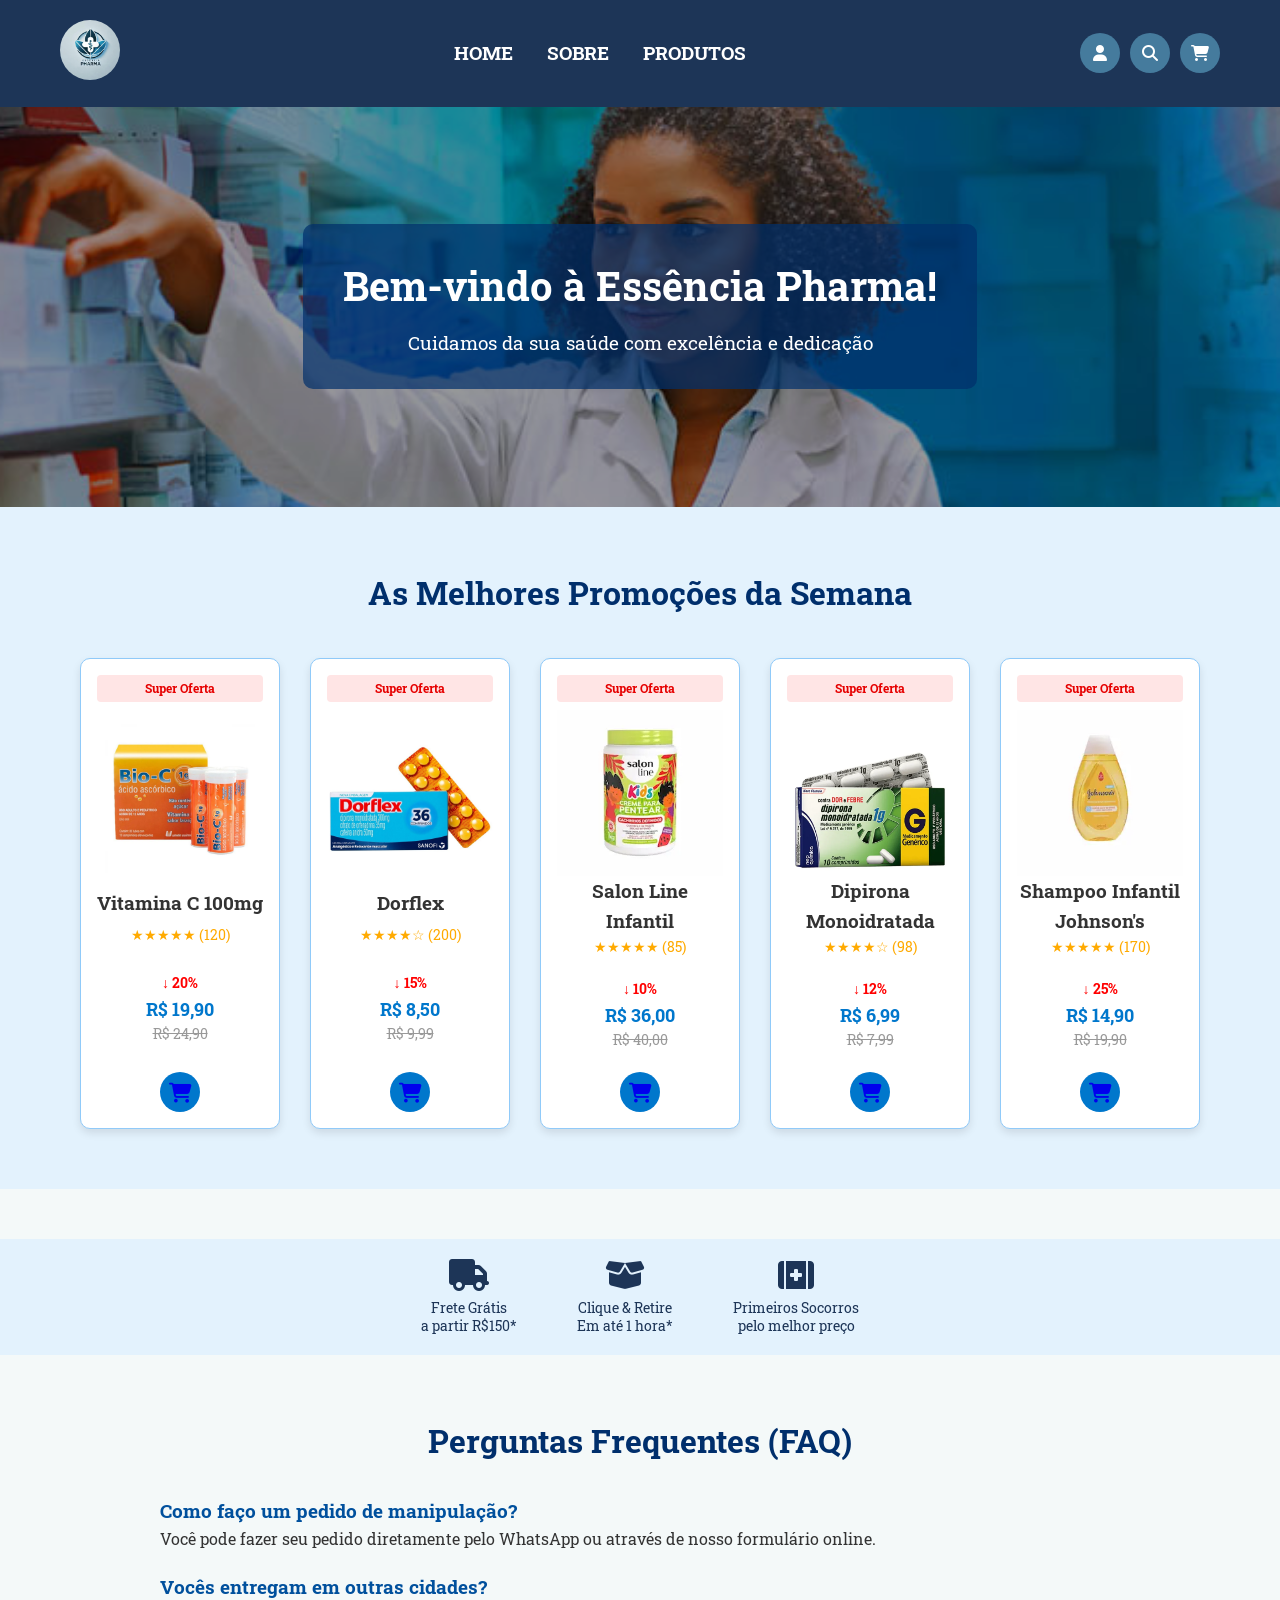
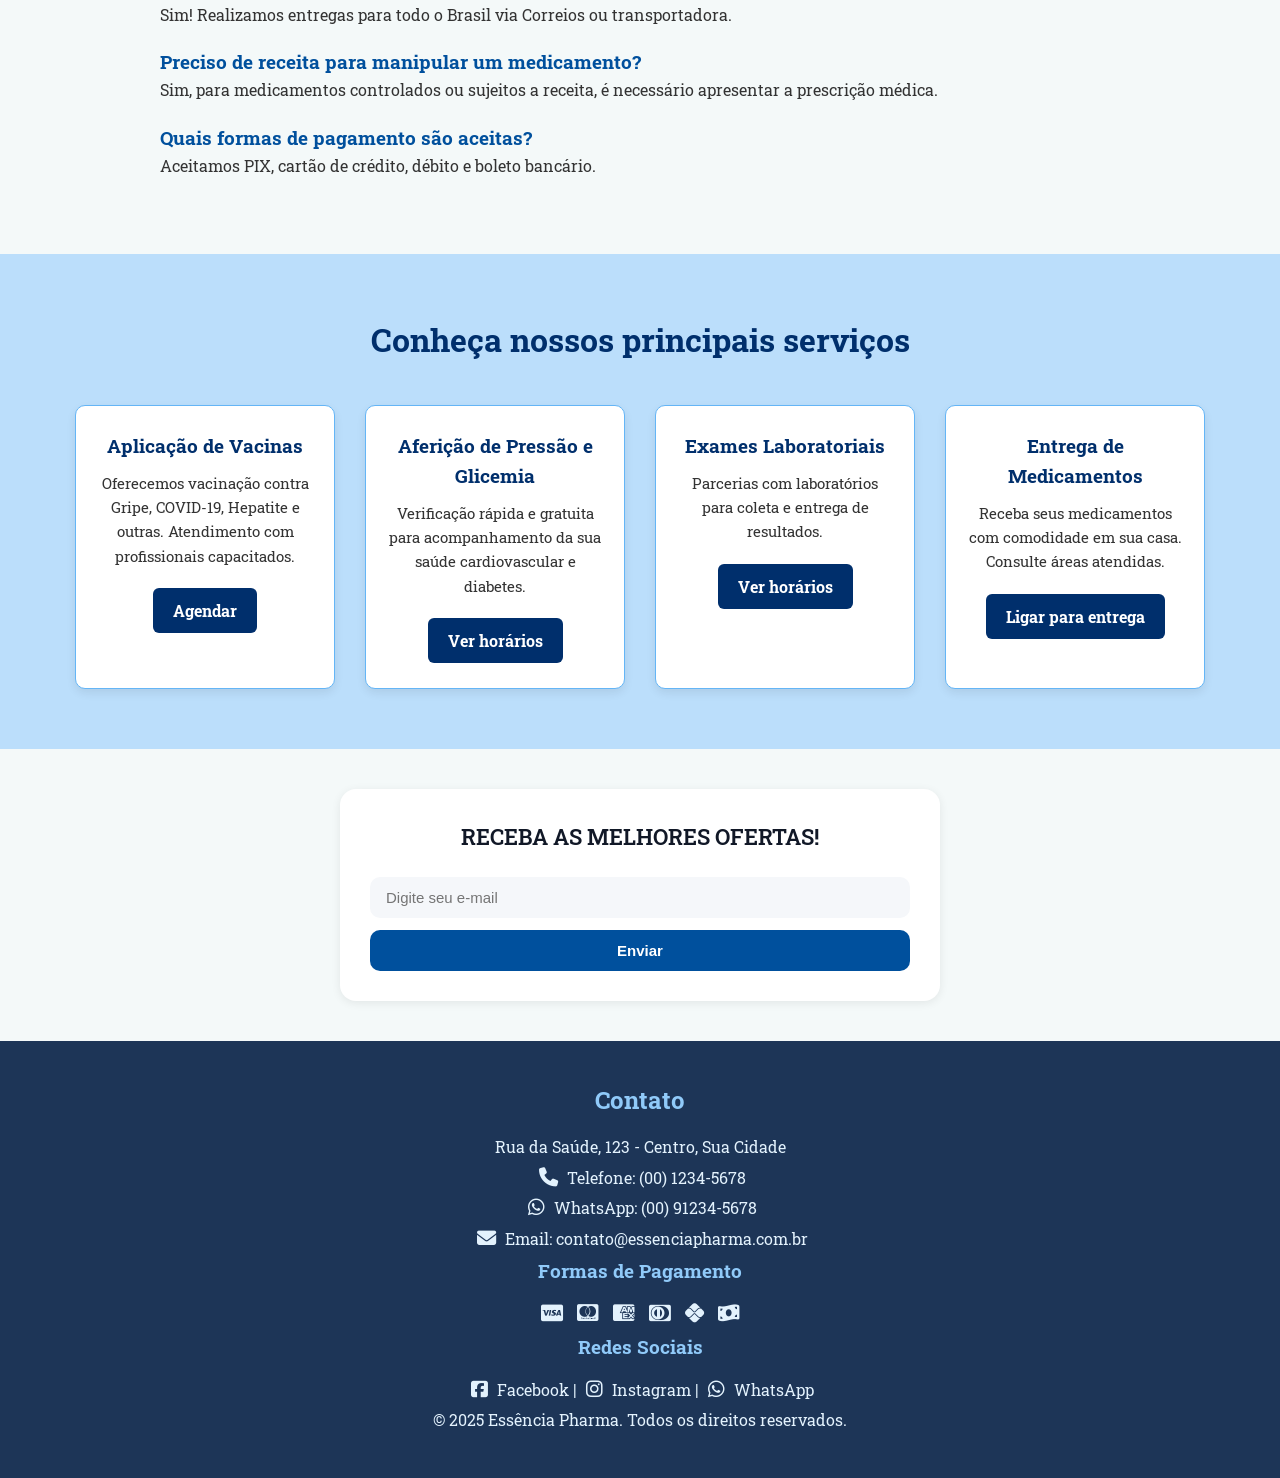
<file: index.html>
<!DOCTYPE html>
<html lang="pt-br">

<head>

    <meta charset="UTF-8">
    <meta name="viewport" content="width=device-width, initial-scale=1.0">
    <title>Essência Pharma</title>
    <link rel="stylesheet" href="css/style.css">
    <link href="https://fonts.googleapis.com/css2?family=Roboto+Slab:wght@100..900&display=swap" rel="stylesheet">
    <link rel="stylesheet" href="https://cdnjs.cloudflare.com/ajax/libs/font-awesome/6.5.0/css/all.min.css">

</head>

<body>

    <!-- INÍCIO DO CABEÇALHO -->
    <header class="header">
        <div> <a href="index.html" class="logo"> <img src="img/Logo.jpg" alt="Logo"></a></div>

        <nav class="menu">
            <div class="hover">
                <p>
                    <a href="index.html" title="Página Inicial">HOME</a>
                    <a href="sobre.html" title="Sobre">SOBRE</a>
                    <a href="produtos.html" title="Produtos">PRODUTOS</a>
                </p>
            </div>
        </nav>

        <!-- ÍCONE DA HEADER -->
        <div class="icons">
            <a class="social" href="cadastro.html" title="Login"><i class="fas fa-user"></i></a>
            <a class="social" href="pesquisa.html" title="Buscar"><i class="fas fa-search"></i></a>
            <a class="social" href="carrinho.html" title="Carrinho"><i class="fas fa-shopping-cart"></i></a>
        </div>

    </header>
    <!-- FIM DO CABEÇALHO -->

    <!-- INÍCIO DO BANNER -->
    <section id="banner">
        <div class="overlay"></div>
        <div class="banner-texto">
            <h2>Bem-vindo à Essência Pharma!</h2>
            <p>Cuidamos da sua saúde com excelência e dedicação</p>
        </div>
    </section>
    <!-- FIM DO BANNER -->

    <!-- INÍCIO DA ÁREA DE CONTEÚDO -->

    <section id="produtos">
        <h2>As Melhores Promoções da Semana</h2>
        <div class="produtos-container">

            <div class="produto-card">
                <div class="super-oferta">Super Oferta</div>
                <img src="img/vitamina_c_bio_c_1g_30_comprimidos_efervescentes_sem_acucar_71_1_20200724181355.webp"
                    alt="Vitamina C 100mg">
                <h3>Vitamina C 100mg</h3>
                <div class="avaliacao">★★★★★ (120)</div>
                <div class="preco">
                    <span class="desconto">↓ 20%</span>
                    <span class="preco-atual">R$ 19,90</span>
                    <span class="preco-antigo">R$ 24,90</span>
                </div>
                <div class="botao-comprar"><a href="produtos.html"><i class="fas fa-shopping-cart"></i></div></a>
            </div>

            <div class="produto-card">
                <div class="super-oferta">Super Oferta</div>
                <img src="img/dorflex.jpg" alt="Dorflex">
                <h3>Dorflex</h3>
                <div class="avaliacao">★★★★☆ (200)</div>
                <div class="preco">
                    <span class="desconto">↓ 15%</span>
                    <span class="preco-atual">R$ 8,50</span>
                    <span class="preco-antigo">R$ 9,99</span>
                </div>
                <div class="botao-comprar"><a href="produtos.html"><i class="fas fa-shopping-cart"></i></div></a>
            </div>

            <div class="produto-card">
                <div class="super-oferta">Super Oferta</div>
                <img src="img/salon line creme de pentear infantil 40,00.webp" alt="Salon Line">
                <h3>Salon Line Infantil</h3>
                <div class="avaliacao">★★★★★ (85)</div>
                <div class="preco">
                    <span class="desconto">↓ 10%</span>
                    <span class="preco-atual">R$ 36,00</span>
                    <span class="preco-antigo">R$ 40,00</span>
                </div>
                <div class="botao-comprar"><a href="produtos.html"><i class="fas fa-shopping-cart"></i></div></a>
            </div>

            <div class="produto-card">
                <div class="super-oferta">Super Oferta</div>
                <img src="img/dipirona.webp" alt="Dipirona Monoidratada">
                <h3>Dipirona Monoidratada</h3>
                <div class="avaliacao">★★★★☆ (98)</div>
                <div class="preco">
                    <span class="desconto">↓ 12%</span>
                    <span class="preco-atual">R$ 6,99</span>
                    <span class="preco-antigo">R$ 7,99</span>
                </div>
                <div class="botao-comprar"><a href="produtos.html"><i class="fas fa-shopping-cart"></i></div></a>
            </div>

            <div class="produto-card">
                <div class="super-oferta">Super Oferta</div>
                <img src="img/Shampoo Infantil Johnsons Baby Regular 400m.webp"
                    alt="Shampoo Infantil Johnson's">
                <h3>Shampoo Infantil Johnson's</h3>
                <div class="avaliacao">★★★★★ (170)</div>
                <div class="preco">
                    <span class="desconto">↓ 25%</span>
                    <span class="preco-atual">R$ 14,90</span>
                    <span class="preco-antigo">R$ 19,90</span>
                </div>
                <div class="botao-comprar"><a href="produtos.html"><i class="fas fa-shopping-cart"></i></div></a>
            </div>

        </div>
    </section>
    </div>


    <!-- ÍCONES ABAIXO DOS PRODUTOS MAIS COMPRADOS -->
    <section class="features">
        <div class="feature-item">
            <a href="#">
                <i class="fas fa-truck"></i>
                <span>Frete Grátis<br>a partir R$150*</span>
            </a>
        </div>
        <div class="feature-item">
            <a href="#">
                <i class="fas fa-box-open"></i>
                <span>Clique & Retire<br>Em até 1 hora*</span>
            </a>
        </div>

        <div class="feature-item">
            <a href="#">
                <i class="fas fa-first-aid"></i>
                <span>Primeiros Socorros<br>pelo melhor preço</span>
            </a>
        </div>
        <!-- Adicione mais itens conforme necessário -->
    </section>
    <!-- FIM DO ÍCONES DOS PRODUTOS MAIS COMPRADOS -->


    <!-- INÍCIO DA FAQ -->

    </section>
    <section id="faq">
        <h2>Perguntas Frequentes (FAQ)</h2>

        <h3>Como faço um pedido de manipulação?</h3>
        <p>Você pode fazer seu pedido diretamente pelo WhatsApp ou através de nosso formulário online.</p>

        <h3>Vocês entregam em outras cidades?</h3>
        <p>Sim! Realizamos entregas para todo o Brasil via Correios ou transportadora.</p>

        <h3>Preciso de receita para manipular um medicamento?</h3>
        <p>Sim, para medicamentos controlados ou sujeitos a receita, é necessário apresentar a prescrição médica.</p>

        <h3>Quais formas de pagamento são aceitas?</h3>
        <p>Aceitamos PIX, cartão de crédito, débito e boleto bancário.</p>
    </section>

    <!-- FIM DA FAQ -->

    <!-- INÍCIO DO SERVIÇO -->
    <section id="servicos-principais">
        <h2>Conheça nossos principais serviços</h2>

        <div class="container">

            <div class="servico">
                <h3>Aplicação de Vacinas</h3>
                <p>Oferecemos vacinação contra Gripe, COVID-19, Hepatite e outras. Atendimento com profissionais
                    capacitados.</p>
                <a href="https://www.whatsapp.com/?lang=pt_BR" class="btn">Agendar</a>
            </div>

            <div class="servico">
                <h3>Aferição de Pressão e Glicemia</h3>
                <p>Verificação rápida e gratuita para acompanhamento da sua saúde cardiovascular e diabetes.</p>
                <a href="#" class="btn">Ver horários</a>
            </div>

            <div class="servico">
                <h3>Exames Laboratoriais</h3>
                <p>Parcerias com laboratórios para coleta e entrega de resultados.</p>
                <a href="#" class="btn">Ver horários</a>
            </div>

            <div class="servico">
                <h3>Entrega de Medicamentos</h3>
                <p>Receba seus medicamentos com comodidade em sua casa. Consulte áreas atendidas.</p>
                <a href="https://www.whatsapp.com/?lang=pt_BR" class="btn">Ligar para entrega</a>
            </div>

        </div>
    </section>
    <!-- FIM DO SERVIÇOS -->

    <!-- MELHORES OFERTAS E-MAIL -->
        <form
            id="form-depoimento"
            action="https://formspree.io/f/xgvnzlvl"
            method="POST">
            <h2>RECEBA AS MELHORES OFERTAS!</h2>
            <form class="newsletter-form" action="#" method="post">
                <input type="email" name="email" placeholder="Digite seu e-mail" required aria-label="Seu email" />
                <button type="submit">Enviar</button>
            </form>
        </form>
        </section>
    
        <script>
        const form = document.getElementById('form-depoimento');
    
        form.addEventListener('submit', async (e) => {
            e.preventDefault();
    
            const data = new FormData(form);
            const response = await fetch(form.action, {
            method: form.method,
            body: data,
            headers: { Accept: 'application/json' },
            });
    
            if (response.ok) {
            alert('Depoimento enviado com sucesso! 💙');
            form.reset();
            } else {
            alert('Ops! Algo deu errado. Tente novamente.');
            }
        });
        </script>

        <style>
            /* === Seção de Depoimentos === */
            #form-depoimento {
            display: flex;
            flex-direction: column;
            align-items: center;
            gap: 12px;
            background: #fff;
            padding: 30px;
            border-radius: 16px;
            box-shadow: 0 2px 10px rgba(0, 0, 0, 0.08);
            width: 100%;
            max-width: 600px;
            margin: 40px auto;
            transition: 0.3s ease;
            }

            #form-depoimento:hover {
            transform: translateY(-2px);
            }
        
            /* Campos de texto */
            #form-depoimento input,
            #form-depoimento textarea {
            width: 100%;
            border: none;
            background: #f5f7fa;
            padding: 12px 16px;
            border-radius: 10px;
            font-family: "Poppins", sans-serif;
            font-size: 15px;
            color: #333;
            outline: none;
            transition: border 0.3s;
            }
        
            #form-depoimento input:focus,
            #form-depoimento textarea:focus {
            border: 1px solid #00509d; /* Azul do botão */
            }
        
            /* Botão */
            #form-depoimento button {
            width: 100%;
            background: #00509d;/* Azul moderno */
            color: white;
            border: none;
            padding: 12px;
            border-radius: 10px;
            font-weight: 600;
            font-size: 15px;
            cursor: pointer;
            transition: background 0.3s, transform 0.2s;
            }
        
            #form-depoimento button:hover {
            background: #00509d;
            transform: scale(1.02);
            }
        
            /* Título */
            #form-depoimento h2 {
            font-size: 22px;
            color: #111827;
            text-align: center;
            font-weight: 600;
            margin-bottom: 10px;
            }
            </style>
        

    <!-- MELHORES OFERTAS E-MAIL -->

    <!-- FIM DA ÁREA DE CONTEÚDO -->

    <!-- INÍCIO DO FOOTER -->

    <footer id="contato">
        <h2>Contato</h2>
        <p>Rua da Saúde, 123 - Centro, Sua Cidade</p>
        <p><i class="fas fa-phone"></i> Telefone: (00) 1234-5678</p>
        <p><i class="fab fa-whatsapp"></i> WhatsApp: (00) 91234-5678</p>
        <p><i class="fas fa-envelope"></i> Email: contato@essenciapharma.com.br</p>

        <h3>Formas de Pagamento</h3>
        <p>
            <i class="fab fa-cc-visa"></i>
            <i class="fab fa-cc-mastercard"></i>
            <i class="fab fa-cc-amex"></i>
            <i class="fab fa-cc-diners-club"></i>
            <i class="fab fa-pix"></i>
            <i class="fas fa-money-bill-wave"></i>
        </p>

        <h3>Redes Sociais</h3>
        <p>
            <a href="#" target="_blank">
                <i class="fab fa-facebook-square"></i> Facebook
            </a> |
            <a href="#" target="_blank">
                <i class="fab fa-instagram"></i> Instagram
            </a> |
            <a href="https://www.whatsapp.com/?lang=pt_BR" target="_blank">
                <i class="fab fa-whatsapp"></i> WhatsApp
            </a>
        </p>

        <p>&copy; 2025 Essência Pharma. Todos os direitos reservados.</p>
    </footer>

    <!-- FIM DO FOOTER -->

</body>

</html>
</file>
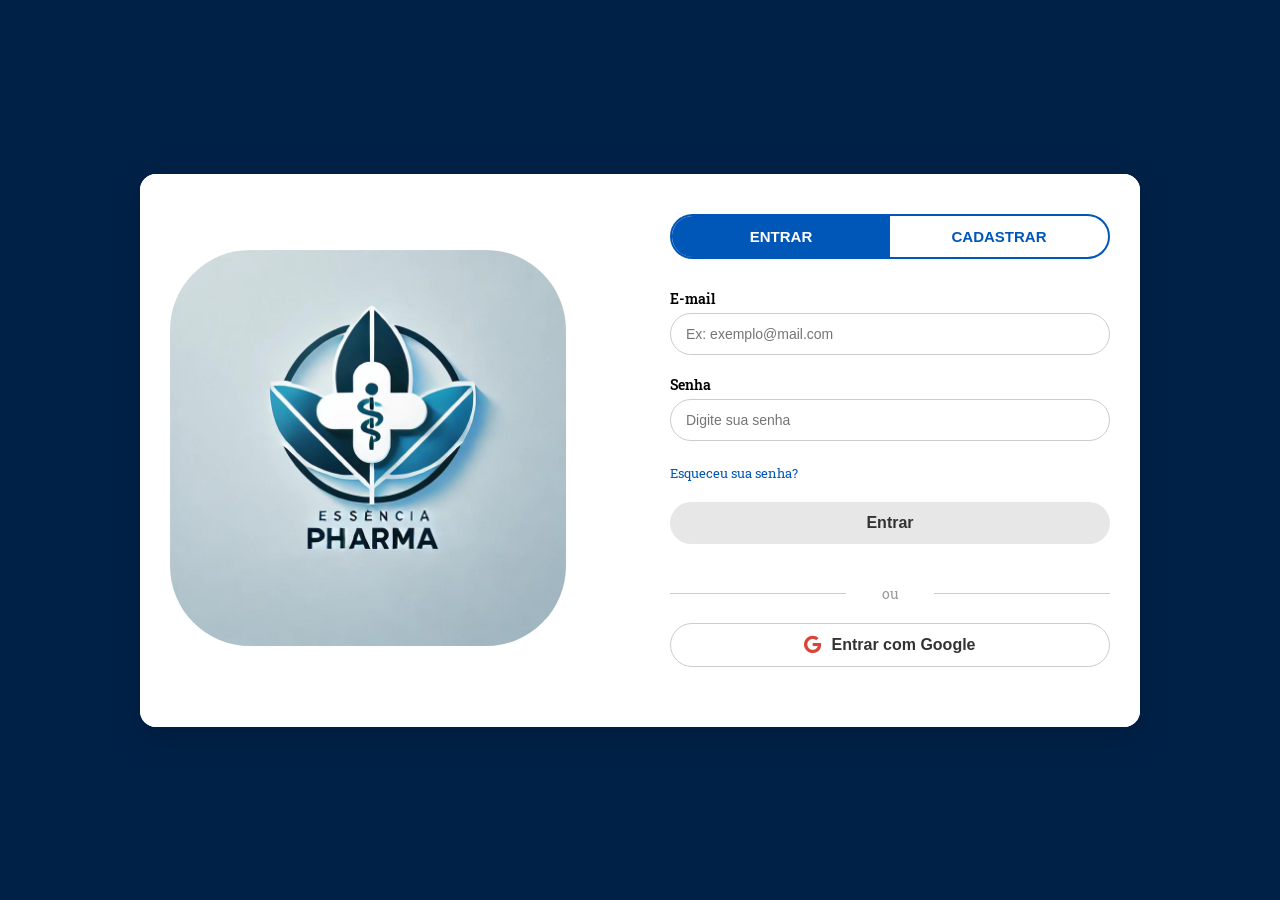
<file: cadastro.html>
<!DOCTYPE html>
<html lang="pt-br">

<head>
    <meta charset="UTF-8">
    <meta name="viewport" content="width=device-width, initial-scale=1.0">
    <title>Cadastro | Login </title>
    <link rel="stylesheet" href="css/cadastro.css">
    <link href="https://fonts.googleapis.com/css2?family=Roboto+Slab:wght@100..900&display=swap" rel="stylesheet">
    <link rel="stylesheet" href="https://cdnjs.cloudflare.com/ajax/libs/font-awesome/6.5.0/css/all.min.css">
</head>

<body>
    <div class="login-container">
        <!-- Lado da imagem -->
        <div class="login-direita">
            <a href="index.html"><img src="img/Logo.jpg" alt="Produtos exclusivos"></a>
        </div>

        <!-- Lado dos formulários -->
        <div class="login-esquerda">
            <!-- Abas -->
            <div class="tabs">
                <button class="tab-btn active" data-tab="login">ENTRAR</button>
                <button class="tab-btn" data-tab="cadastro">CADASTRAR</button>
            </div>

            <!-- Formulário de Login -->
            <form class="form login-form active">
                <div class="form-group">
                    <label for="email-login">E-mail</label>
                    <input type="email" id="email-login" placeholder="Ex: exemplo@mail.com">
                </div>

                <div class="form-group">
                    <label for="senha-login">Senha</label>
                    <input type="password" id="senha-login" placeholder="Digite sua senha">
                </div>

                <a href="#" class="forgot-password">Esqueceu sua senha?</a>

                <button type="submit" class="btn btn-primary">Entrar</button>

                <div class="divider">ou</div>

                <button type="button" class="btn btn-google">
                    <i class="fab fa-google"></i>
                    Entrar com Google
                </button>
            </form>

            <!-- Formulário de Cadastro -->
            <form class="form cadastro-form">
                <div class="form-group">
                    <label for="nome">Nome completo</label>
                    <input type="text" id="nome" placeholder="Digite seu nome">
                </div>

                <div class="form-group">
                    <label for="telefone">Número de telefone</label>
                    <input type="tel" id="telefone" placeholder="(00) 00000-0000">
                </div>

                <div class="form-group">
                    <label for="email-cadastro">E-mail</label>
                    <input type="email" id="email-cadastro" placeholder="Ex: exemplo@mail.com">
                </div>

                <div class="form-group">
                    <label for="senha-cadastro">Senha</label>
                    <input type="password" id="senha-cadastro" placeholder="Crie uma senha">
                </div>

                <div class="form-group">
                    <label for="confirmar-senha">Confirmar senha</label>
                    <input type="password" id="confirmar-senha" placeholder="Repita sua senha">
                </div>

                <button type="submit" class="btn btn-primary">Cadastrar</button>

                <div class="divider">ou</div>

                <button type="button" class="btn btn-google">
                    <i class="fab fa-google"></i>
                    Cadastrar com Google
                </button>
            </form>
        </div>
    </div>

    <script>
        // Alternar entre Login e Cadastro
        const tabs = document.querySelectorAll(".tab-btn");
        const forms = document.querySelectorAll(".form");

        tabs.forEach(tab => {
            tab.addEventListener("click", () => {
                tabs.forEach(t => t.classList.remove("active"));
                forms.forEach(f => f.classList.remove("active"));

                tab.classList.add("active");
                document.querySelector(`.${tab.dataset.tab}-form`).classList.add("active");
            });
        });
    </script>
</body>

</html>
</file>
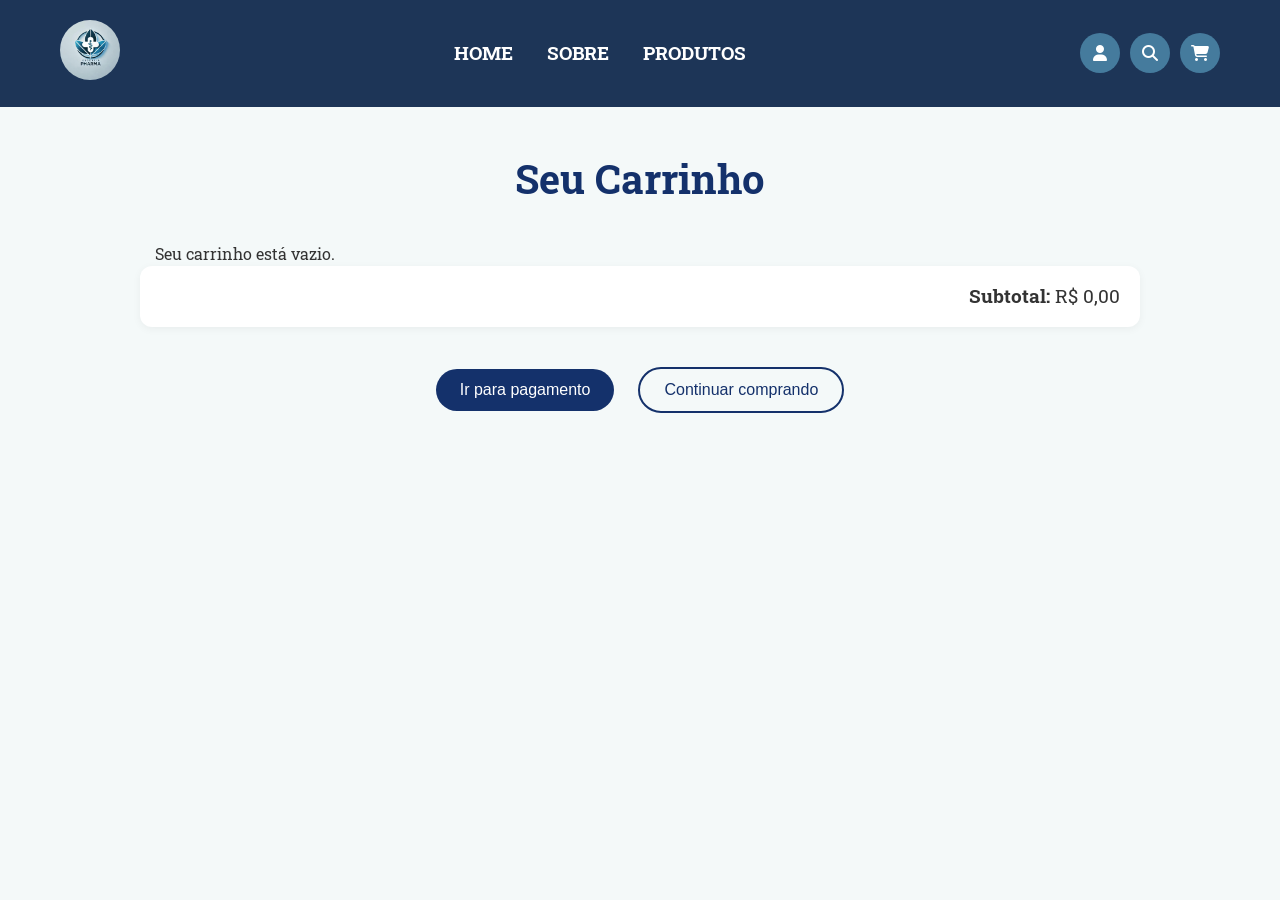
<file: carrinho.html>
<!DOCTYPE html>
<html lang="pt-br">
<head>
    <meta charset="UTF-8">
    <meta name="viewport" content="width=], initial-scale=1.0">
    <title>Carrinho de Compras</title>
    <link rel="stylesheet" href="css/carrinho.css">
    <link rel="stylesheet" href="css/style.css">
    <link href="https://fonts.googleapis.com/css2?family=Roboto+Slab:wght@100..900&display=swap" rel="stylesheet">
    <link rel="stylesheet" href="https://cdnjs.cloudflare.com/ajax/libs/font-awesome/6.5.0/css/all.min.css">
</head>
<body>
    
    <!-- INÍCIO DO CABEÇALHO -->
    <header class="header">
        <div> <a href="index.html" class="logo"> <img src="img/Logo.jpg" alt="Logo"> </a> </div>

        <nav class="menu">
            <div class="hover">
                <p>
                    <a href="index.html" title="Página Inicial">HOME</a>
                    <a href="sobre.html" title="Sobre">SOBRE</a>
                    <a href="produtos.html" title="Produtos">PRODUTOS</a>
                </p>
            </div>
        </nav>
    
    <!-- ÍCONE DA HEADER -->
        <div class="icons">
            <a class="social" href="cadastro.html" title="Login"><i class="fas fa-user"></i></a>
            <a class="social" href="pesquisa.html" title="Buscar"><i class="fas fa-search"></i></a>
            <a class="social" href="carrinho.html" title="Carrinho"><i class="fas fa-shopping-cart"></i></a>
        </div>

    </header>

<!-- INÍCIO DA ÁREA DE CONTEÚDO -->

    <h1>Seu Carrinho</h1>
    <div id="carrinho-container"></div>

    <div id="subtotal-container">
        <p><strong>Subtotal:</strong> <span id="subtotal">R$ 0,00</span></p>
    </div>

    <div class="acoes">
        <button onclick="finalizarCompra()">Ir para pagamento</button>
        <button onclick="continuarComprando()">Continuar comprando</button>
    </div>

    <!-- COMEÇO DO SCRIPT -->

    <script>
        function carregarCarrinho() {
            const carrinho = JSON.parse(localStorage.getItem('carrinho')) || [];
            const container = document.getElementById('carrinho-container');
            const subtotalEl = document.getElementById('subtotal');
    
            container.innerHTML = '';
            let subtotal = 0;
    
            if (carrinho.length === 0) {
                container.innerHTML = '<p>Seu carrinho está vazio.</p>';
                subtotalEl.textContent = 'R$ 0,00';
                return;
            }
    
            carrinho.forEach((item, index) => {
                // Garante que o preço seja um número
                const precoLimpo = item.preco.replace('R$', '').trim().replace(',', '.');
                const precoNum = parseFloat(precoLimpo);
    
                if (isNaN(precoNum)) {
                    console.warn(`Preço inválido para o item "${item.nome}":`, item.preco);
                    return;
                }
    
                const totalProduto = precoNum * item.quantidade;
                subtotal += totalProduto;
    
                const itemDiv = document.createElement('div');
                itemDiv.className = 'item-carrinho';
                itemDiv.innerHTML = `
                    <img src="${item.imagem}" alt="${item.nome}" width="60" onerror="this.src='img/imagens/placeholder.jpg'">
                    <div>
                        <strong>${item.nome}</strong><br>
                        <small>Preço unitário: ${item.preco}</small><br>
                        <label>Qtd:
                            <input type="number" min="1" value="${item.quantidade}" onchange="alterarQuantidade(${index}, this.value)">
                        </label>
                        <p>Total: R$ ${totalProduto.toFixed(2).replace('.', ',')}</p>
                        <button onclick="removerItem(${index})">Remover</button>
                    </div>
                `;
                container.appendChild(itemDiv);
            });
    
            subtotalEl.textContent = `R$ ${subtotal.toFixed(2).replace('.', ',')}`;
        }
    
        function alterarQuantidade(index, novaQtd) {
            const carrinho = JSON.parse(localStorage.getItem('carrinho')) || [];
            carrinho[index].quantidade = parseInt(novaQtd);
            localStorage.setItem('carrinho', JSON.stringify(carrinho));
            carregarCarrinho();
        }
    
        function removerItem(index) {
            const carrinho = JSON.parse(localStorage.getItem('carrinho')) || [];
            carrinho.splice(index, 1);
            localStorage.setItem('carrinho', JSON.stringify(carrinho));
            carregarCarrinho();
        }
    
        function continuarComprando() {
            window.location.href = 'produtos.html';
        }
    
        function finalizarCompra() {
            alert("Pagamento realizado com sucesso.");
        }
    
        window.onload = carregarCarrinho;
    </script>
    
</body>
</html>
</file>
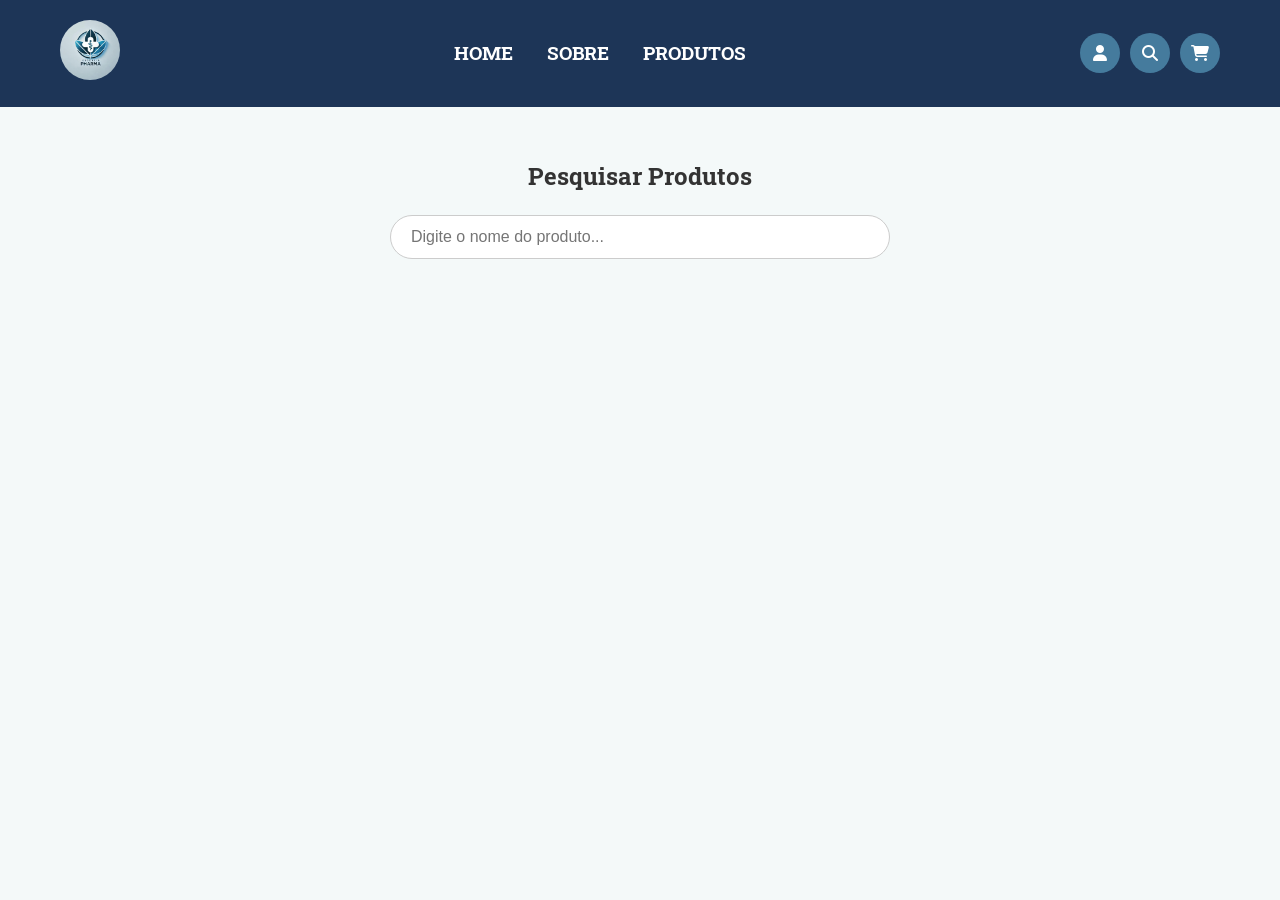
<file: pesquisa.html>
<!DOCTYPE html>
<html lang="pt-BR">
<head>
    <meta charset="UTF-8">
    <title>Pesquisa de Produtos</title>
    <meta name="viewport" content="width=device-width, initial-scale=1">
    <link rel="stylesheet" href="css/pesquisa.css">
    <link href="https://fonts.googleapis.com/css2?family=Roboto+Slab:wght@100..900&display=swap" rel="stylesheet">
    <link rel="stylesheet" href="https://cdnjs.cloudflare.com/ajax/libs/font-awesome/6.5.0/css/all.min.css">
    <script>

        // LISTA DOS PRODUTOS DA FARMÁCIA

        const produtos = [
            {
                nome: "Shampoo Pantene Hidratação 500ml",
                preco: 19.90,
                imagem: "img/pantene.webp"
            },
            {
                nome: "Chá de Camomila Leão",
                preco: 29.90,
                imagem: "img/camomila.jpg"
            },
            {
                nome: "Vitamina C 100mg",
                preco: 39.90,
                imagem: "img/vitamina_c_bio_c_1g_30_comprimidos_efervescentes_sem_acucar_71_1_20200724181355.webp"
            },
            {
                nome: "Antisséptico Bactericida",
                preco: 14.90,
                imagem: "img/anti.webp"
            },
            {
                nome: "Protetor Solar Nivea Sun",
                preco: 49.90,
                imagem: "img/protetor_solar_nivea_sun_fps_50_protect_e_hidrata_100ml_8470_1_bcb61d76b159276743145915bb7193dc.webp"
            },
            {
                nome: "Creme Facial Creamy",
                preco: 52.99,
                imagem: "img/creamy.webp"
            },
            {
                nome: "Curativo Topz",
                preco: 14.99,
                imagem: "img/topz.png"
            },
            {
                nome: "Camisinha Prudence",
                preco: 7.75,
                imagem: "img/prudence.webp"
            },
            {
                nome: "Dipirona Monoidratada",
                preco: 17.72,
                imagem: "img/dipirona.webp"
            },
            {
                nome: "Dorflex",
                preco: 18.99,
                imagem: "img/dorflex.jpg"
            },
            {
                nome: "Opill",
                preco: 38.19,
                imagem: "img/anticoncepcional-biovet-preve-gest-5-mg-6621_18849.webp"
            },
            {
                nome: "Alprazolam",
                preco: 60.90,
                imagem: "img/alprazolam.webp"
            },
            {
                nome: "Carmed Hello Kitty",
                preco: 49.90,
                imagem: "img/Carmed Hello Kitty.webp"
            },
            {
                nome: "Carmed Fini Beijos",
                preco: 29.90,
                imagem: "img/bjs.webp"
            },
            {
                nome: "Carmed Melância",
                preco: 20.90,
                imagem: "img/Carmed Melância.webp"
            },
            {
                nome: "Carmed Chocottone",
                preco: 29.90,
                imagem: "img/Carmed Bauducco.jpg"
            },
            {
                nome: "Carmed Chocottone",
                preco: 29.90,
                imagem: "img/Carmed Bauducco.jpg"
            },
            {
                nome: "Gilette Venus",
                preco: 29.90,
                imagem: "img/venus.webp"
            },
            {
                nome: "Gilette Venus Recarregável",
                preco: 44.90,
                imagem: "img/venus pluss.webp"
            },
            {
                nome: "Veet Facial",
                preco: 29.90,
                imagem: "img/veet.webp"
            },
            {
                nome: "Veet Pure & Fresh",
                preco: 29.90,
                imagem: "img/veet pernas.webp"
            },
            {
                nome: "Tônico de Crescimento",
                preco: 29.90,
                imagem: "img/tonicolola.webp"
            },
            {
                nome: "Salon Line Light Color",
                preco: 16.59,
                imagem: "img/salonline.webp"
            },
            {
                nome: "Needs Beauty",
                preco: 27.90,
                imagem: "img/need.webp"
            },
            {
                nome: "Racco Depeeling",
                preco: 79.99,
                imagem: "img/D_Q_NP_622310-MLU75917063298_042024-O.webp"
            },
            {
                nome: "Natu Cor",
                preco: 9.75,
                imagem: "img/natucor.webp"
            },
            {
                nome: "Lola Butter",
                preco: 71.99,
                imagem: "img/manteiga modeladora.webp"
            },
            {
                nome: "L'Oréal Paris 4 Castanho Natural",
                preco: 71.99,
                imagem: "img/loreal2.webp"
            },
            {
                nome: "L'Oréal Paris 6.88 Mel",
                preco: 71.99,
                imagem: "img/loreal.webp"
            },
            {
                nome: "Lola Morte",
                preco: 71.99,
                imagem: "img/lola preto.webp"
            },
            {
                nome: "Salon Line Definição Intensa",
                preco: 39.99,
                imagem: "img/creme pentear cabelo salon line 39,99.webp"
            },
            {
                nome: "Lola Danos",
                preco: 56.99,
                imagem: "img/finalizador.webp"
            },
            {
                nome: "Lola Bemdita",
                preco: 53.99,
                imagem: "img/creme protetor.webp"
            },
            {
                nome: "Lola Cosmetics",
                preco: 69.99,
                imagem: "img/branco liso lola.webp"
            },
            {
                nome: "Gelatina Capilar",
                preco: 29.99,
                imagem: "img/gelatina capilar salon line 27,99.webp"
            },
            {
                nome: "Combo Salon Line Kids",
                preco: 93.90,
                imagem: "img/kit creme para pentear salon line kids melancia e uva 93,90.webp"
            },
            {
                nome: "Salon Line Kids",
                preco: 40.00,
                imagem: "img/salon line creme de pentear infantil 40,00.webp"
            },
            {
                nome: "Tesoura de Cabelo",
                preco: 15.69,
                imagem: "img/teroura de cabelo enox 15,69.webp"
            },
            {
                nome: "Cortador de Unha",
                preco: 11.29,
                imagem: "img/cortador de unha mundial 11,29.webp"
            },
            {
                nome: "Creatina Darklab",
                preco: 70.99,
                imagem: "img/creatina dark lab.webp"
            },
            {
                nome: "Creatina Hardcore",
                preco: 71.99,
                imagem: "img/creatina.webp"
            },
            {
                nome: "Creatina Monohidratada",
                preco: 71.99,
                imagem: "img/nutrex creatina.webp"
            },
            {
                nome: "Rexona Aerosol Men",
                preco: 21.29,
                imagem: "img/rexonamen.jpg"
            },
            {
                nome: "Rexona Aerosol Women",
                preco: 21.09,
                imagem: "img/rexonawomen.webp"
            },
            {
                nome: "Herbissimo Vanilla",
                preco: 5.90,
                imagem: "img/desodorante creme vanilla herbissimo 5,90.webp"
            },
            {
                nome: "Mamadeira kuka rosa",
                preco: 29.98,
                imagem: "img/mamadeira kuka rosa.webp"
            },
            {
                nome: "Mamadeira MAM",
                preco: 58.98,
                imagem: "img/mamadeira mam rosa.webp"
            },
            {
                nome: "Mamadeira Easy",
                preco: 59.90,
                imagem: "img/mamadeira mam.webp"
            },
            {
                nome: "NUK Mamadeira",
                preco: 35.99,
                imagem: "img/mamadeira tubarao.webp"
            },
            {
                nome: "NUK Mamadeira",
                preco: 35.99,
                imagem: "img/mamadeira tubarao.webp"
            },
            {
                nome: "Buba Baby Animais",
                preco: 11.99,
                imagem: "img/Prendedor de chupeta animais.webp"
            },
            {
                nome: "Buba Baby Corações",
                preco: 11.99,
                imagem: "img/Prendedor de Chupeta Buba Baby Corações.webp"
            },
            {
                nome: "Chupeta de Silicone Kuka",
                preco: 32.90,
                imagem: "img/CHUPETA DE SILICONE KUKA BICO SOFT ORTODôNTICA FASE-1.webp"
            },
            {
                nome: "Chupeta Premium Kuka",
                preco: 35.99,
                imagem: "img/CHUPETA PREMIUM KUKA BICO DE SILICONE ORTO ROSA N-2.webp"
            },
            {
                nome: "Fralda Calça Pampers",
                preco: 171.90,
                imagem: "img/Fralda Calça Pampers Pants Ajuste Total XG 86 unidades.webp"
            },
            {
                nome: "Hastes Cotonetes Flexíveis",
                preco: 25.50,
                imagem: "img/Hastes Flexíveis Cotonetes 150 Unidades.webp"
            },
            {
                nome: "Lenço Umedecido Johnson's",
                preco: 29.99,
                imagem: "img/Lenço Umedecido Johnsons Baby Recém-Nascido Hipoalergênico Sem Álcool 96 unidades.webp"
            },
            {
                nome: "Sabonete Líquido de Glicerina Granado",
                preco: 39.90,
                imagem: "img/Sabonete Líquido de Glicerina Granado Bebê Tradicional com 250ml.webp"
            },
            {
                nome: "Shampoo Infantil Johnson's",
                preco: 28.99,
                imagem: "img/Shampoo Infantil Johnsons Baby Regular 400m.webp"
            },
            {
                nome: "Óleo Johnson's Baby",
                preco: 47.99,
                imagem: "img/Óleo Johnsons Baby Regular Hidrata e Amacia com 200ml.webp"
            },
            {
                nome: "Vick Babyrub",
                preco: 84.00,
                imagem: "img/Baby_Balm_50g_jar_open.Final_Color_Output.0000_840.png"
            },
            {
                nome: "Hipoglós",
                preco: 53.50,
                imagem: "img/D_NQ_NP_712215-MLB83232651781_032025-O.webp"
            },
        ];

        function buscar() {
            const termo = document.getElementById("campo-pesquisa").value.toLowerCase();
            const resultados = produtos.filter(prod => prod.nome.toLowerCase().includes(termo));

            const container = document.getElementById("resultados");
            container.innerHTML = ""; // Limpa os resultados anteriores

            if (termo === "") return;

            if (resultados.length === 0) {
                container.innerHTML = "<p>Nenhum produto encontrado.</p>";
                return;
            }

            resultados.forEach(produto => {
                const div = document.createElement("div");
                div.style.border = "1px solid #ccc";
                div.style.margin = "10px 0";
                div.style.padding = "10px";
                div.style.display = "flex";
                div.style.alignItems = "center";

                const img = document.createElement("img");
                img.src = produto.imagem;
                img.alt = produto.nome;
                img.style.width = "80px";
                img.style.height = "80px";
                img.style.marginRight = "15px";

                const info = document.createElement("div");
                info.innerHTML = `<strong>${produto.nome}</strong><br>Preço: R$ ${produto.preco.toFixed(2)}`;

                div.appendChild(img);
                div.appendChild(info);

                container.appendChild(div);
            });
        }
    </script>
</head>
<body>

    <!-- INÍCIO DO CABEÇALHO -->
    <header class="header">
        <div> <a href="index.html" class="logo"> <img src="img/Logo.jpg" alt="Logo"> </a> </div>

        <nav class="menu">
            <div class="hover">
                <p>
                    <a href="index.html" title="Página Inicial">HOME</a>
                    <a href="sobre.html" title="Sobre">SOBRE</a>
                    <a href="produtos.html" title="Produtos">PRODUTOS</a>
                </p>
            </div>
        </nav>
    
    <!-- ÍCONE DA HEADER -->
        <div class="icons">
            <a class="social" href="cadastro.html" title="Login"><i class="fas fa-user"></i></a>
            <a class="social" href="pesquisa.html" title="Buscar"><i class="fas fa-search"></i></a>
            <a class="social" href="carrinho.html" title="Carrinho"><i class="fas fa-shopping-cart"></i></a>
        </div>

    </header>
<!-- FIM DO CABEÇALHO -->


        <div class="search-section">
            <h1>Pesquisar Produtos</h1>

            <input 
                type="text" 
                id="campo-pesquisa" 
                placeholder="Digite o nome do produto..." 
                oninput="buscar()"
            >

            <div id="resultados"></div>
        </div>



</body>
</html>
</file>
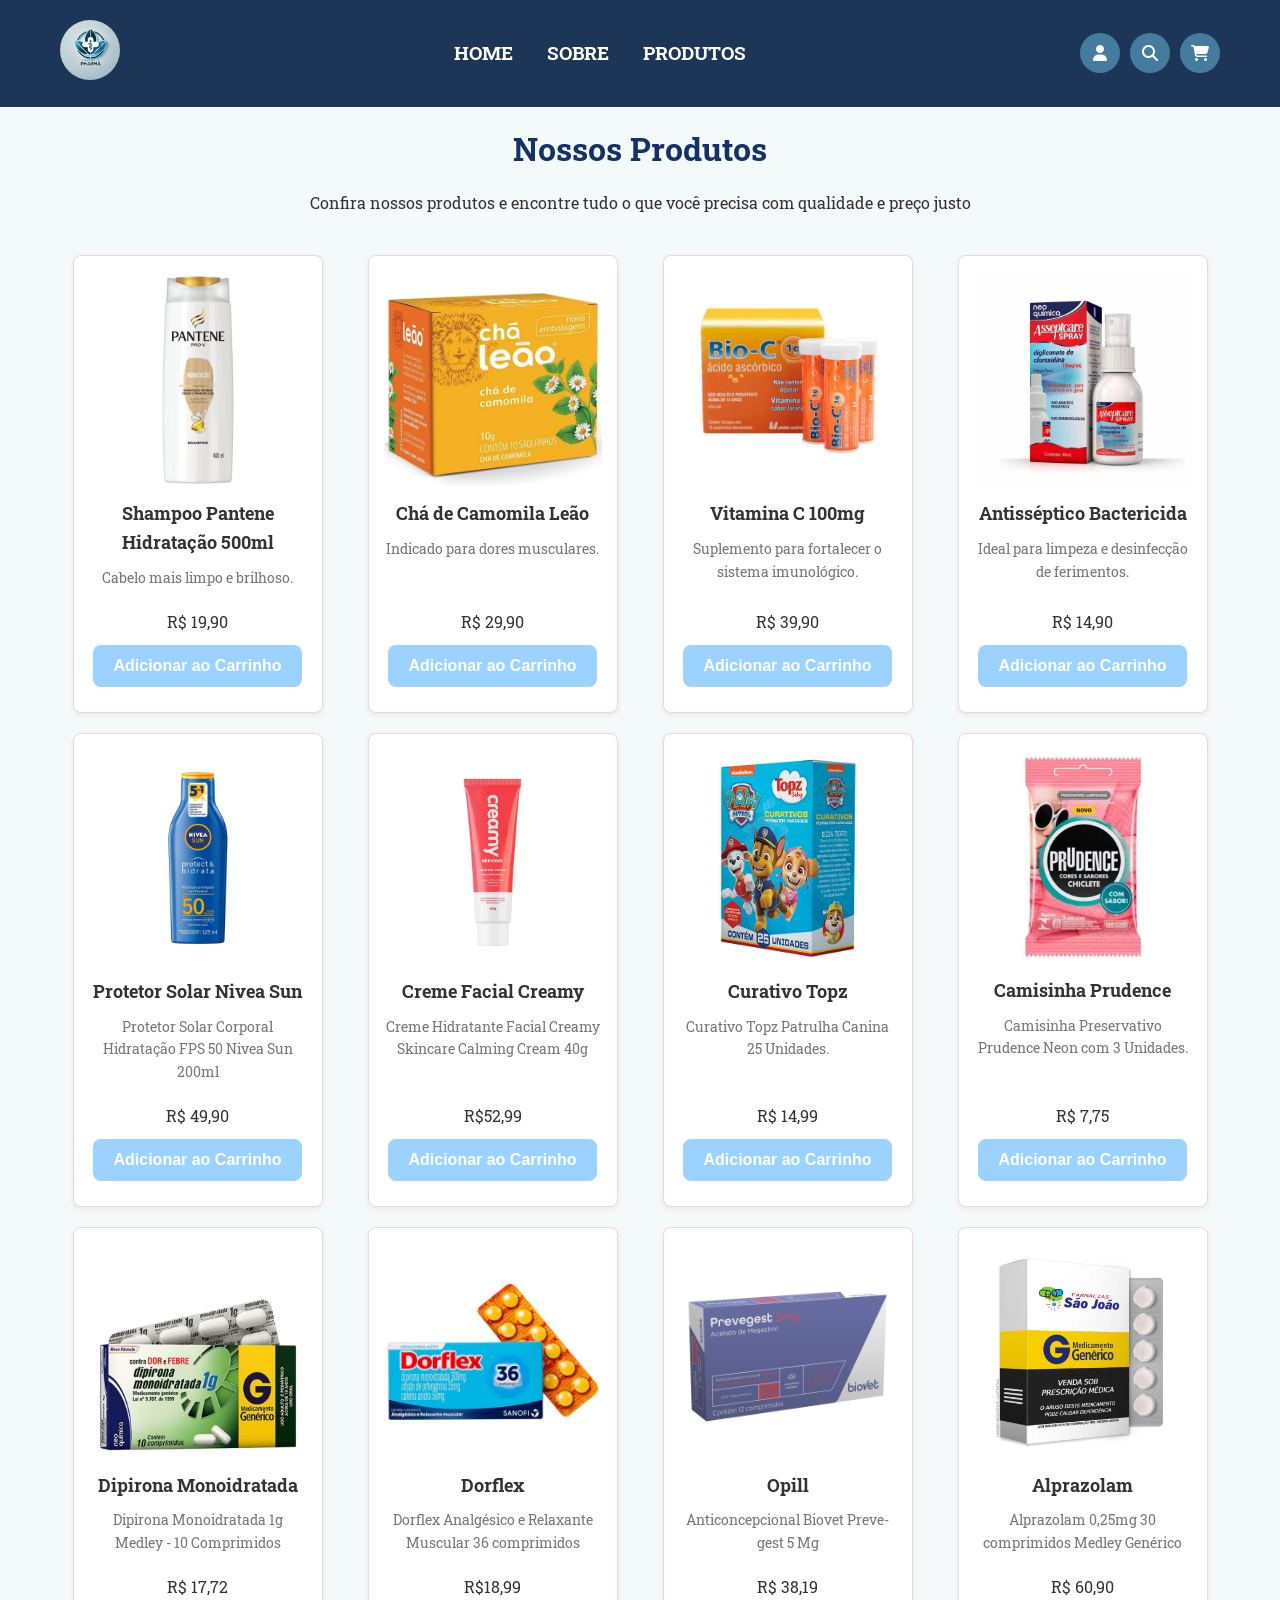
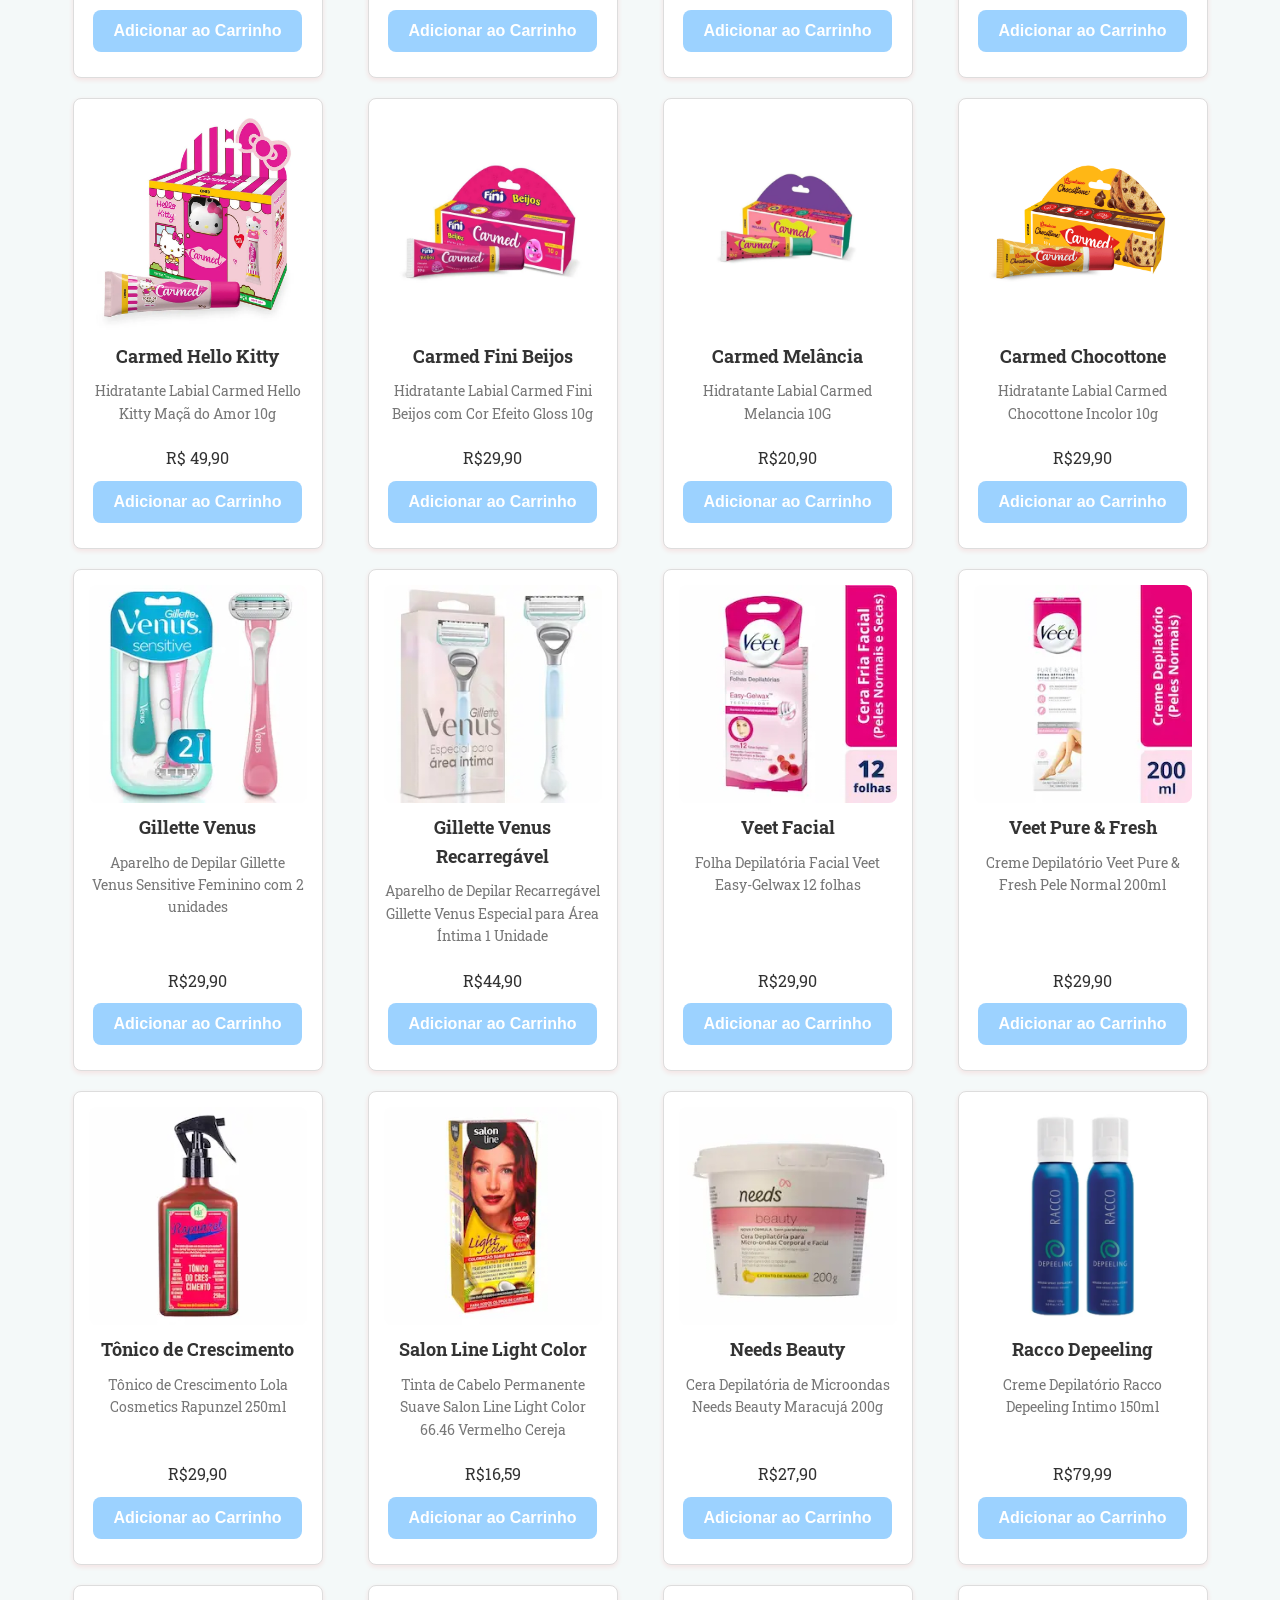
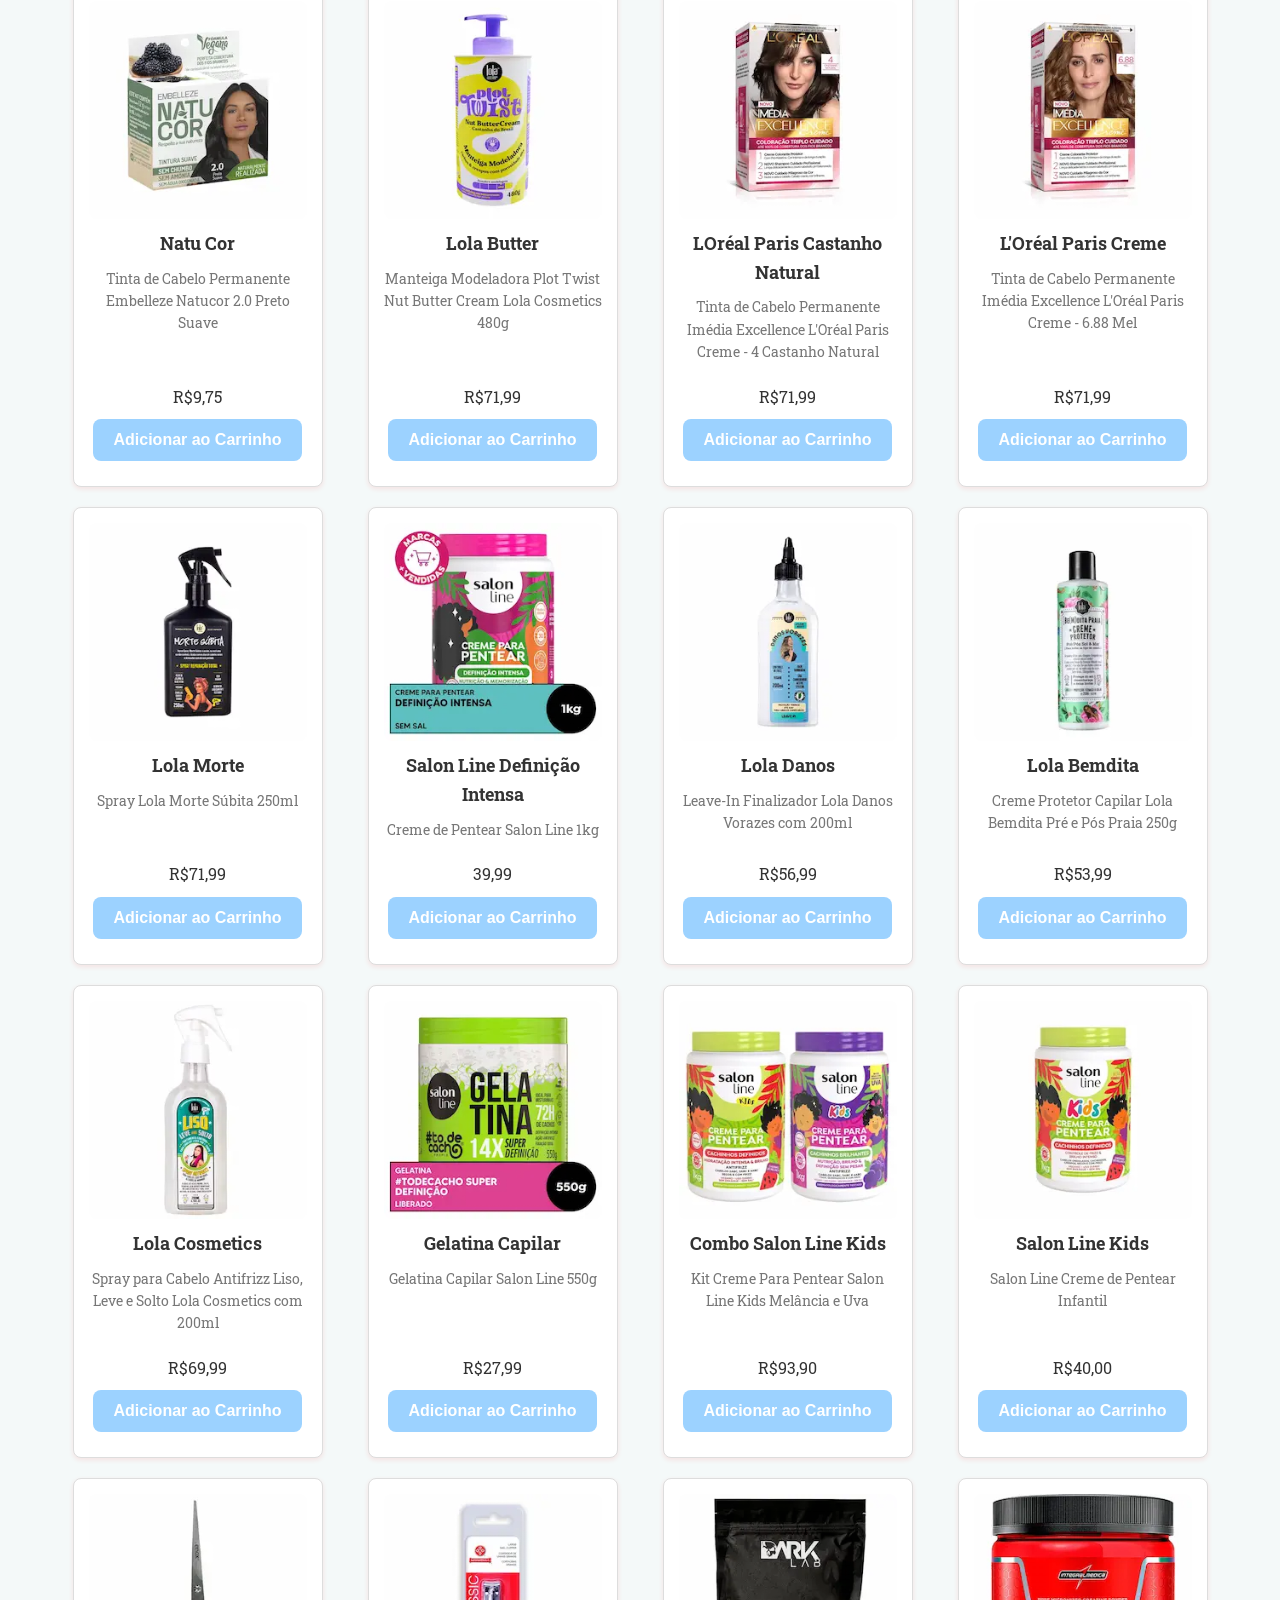
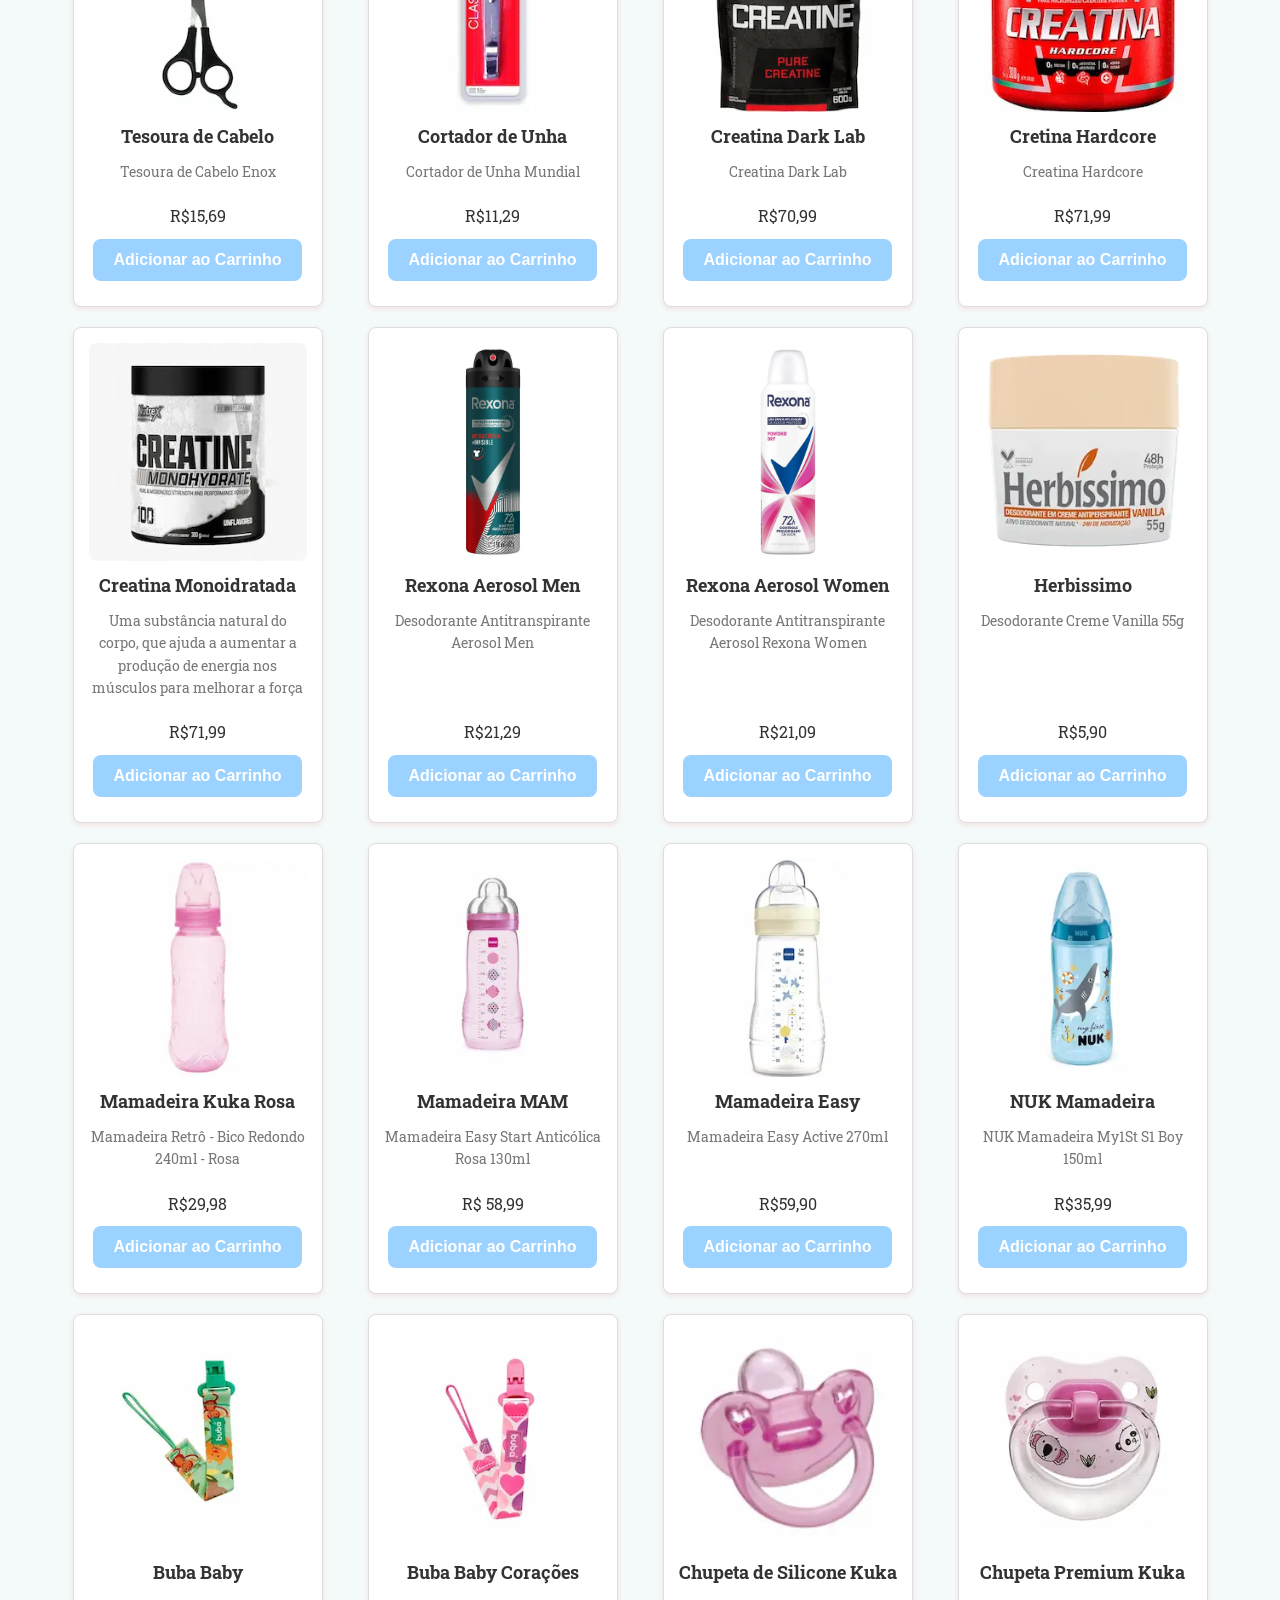
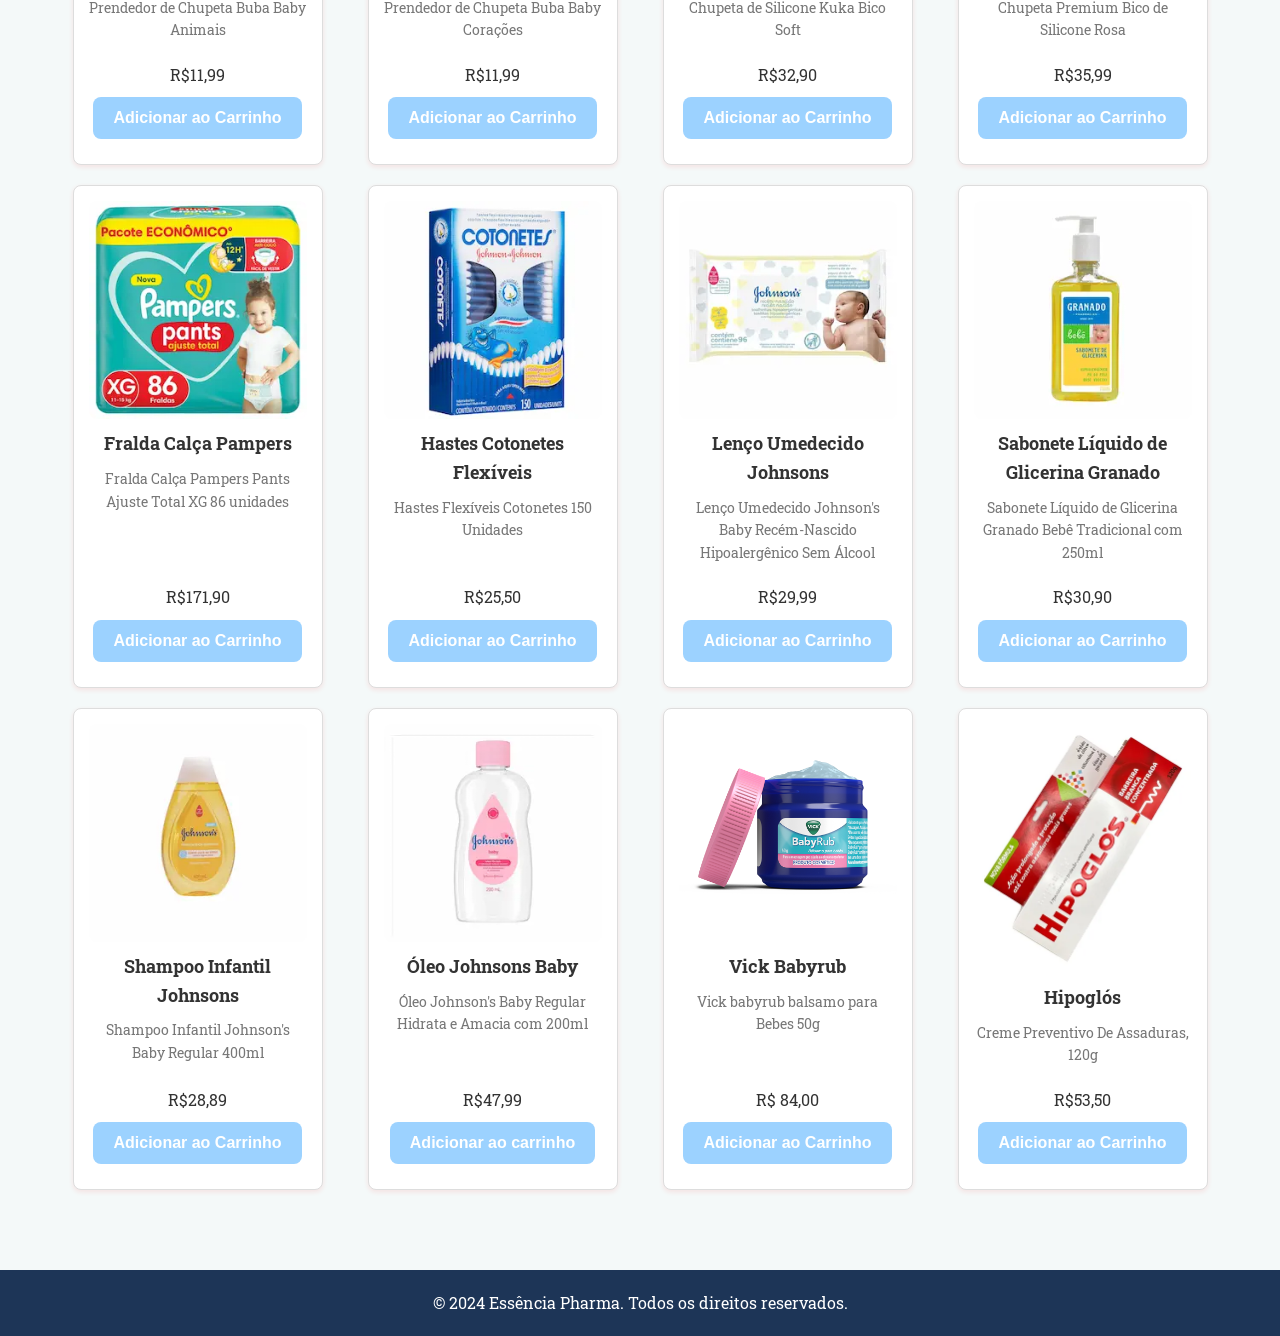
<file: produtos.html>
<!DOCTYPE html>
<html lang="pt-br">

<head>
    <meta charset="UTF-8">
    <meta name="viewport" content="width=device-width, initial-scale=1.0">
    <link rel="stylesheet" href="css/produto.css">
    <link href="https://fonts.googleapis.com/css2?family=Roboto+Slab:wght@100..900&display=swap" rel="stylesheet">
    <link rel="stylesheet" href="https://cdnjs.cloudflare.com/ajax/libs/font-awesome/6.5.0/css/all.min.css">
    <title>Produtos</title>
</head>

<body>
    <!--TAG NAV: usada qdo queremos navegar dentro do SITE-->
    <header class="header">
        <div>
            <a href="index.html" class="logo">
                <img src="img/Logo.jpg" alt="">
            </a>
        </div>
        <!--TAG NAV: usada qdo queremos navegar dentro do SITE-->
        <nav class="menu">
            <div class="hover">
                <p>
                    <a href="index.html" title="Página Inicial">HOME</a>
                    <a href="sobre.html" title="Sobre">SOBRE</a>
                    <a href="produtos.html" title="Produtos">PRODUTOS</a>
                </p>
            </div>
        </nav>

        <!-- ÍCONE DA HEADER -->
        <div class="icons">
            <a class="social" href="cadastro.html" title="Login"><i class="fas fa-user"></i></a>
            <a class="social" href="pesquisa.html" title="Buscar"><i class="fas fa-search"></i></a>
            <a class="social" href="carrinho.html" title="Carrinho"><i class="fas fa-shopping-cart"></i></a>
        </div>

    </header>

    <div class="banner">
        <h1>Nossos Produtos</h1>
        <p>Confira nossos produtos e encontre tudo o que você precisa com qualidade e preço justo</p>
    </div>

    <!--TESTE CARROSSEL-->
    <div class="container">
        <!-- Produto 1 -->
        <div class="product-card">
            <img src="img/pantene.webp" alt="Produto 1">
            <div class="produ-name">Shampoo Pantene Hidratação 500ml</div>
            <div class="descrição">Cabelo mais limpo e brilhoso.</div>
            <div class="preço">R$ 19,90</div>
            <a href="carrinho.html">
                <button onclick="addToCart('Shampoo Pantene', 'R$ 19,90', 'img/pantene.webp')">Adicionar ao
                    Carrinho</button>
            </a>
        </div>

        <!-- Produto 2 -->
        <div class="product-card">
            <img src="img/camomila.jpg" alt="Produto 2">
            <div class="produ-name">Chá de Camomila Leão</div>
            <div class="descrição">Indicado para dores musculares.</div>
            <div class="preço">R$ 29,90</div>
            <a href="carrinho.html">
                <button onclick="addToCart('Chá de Camomila Leão', 'R$ 29,90', 'img/camomila.jpg')">
                    Adicionar ao Carrinho</button>
            </a>
        </div>

        <!-- Produto 3 -->
        <div class="product-card">
            <img src="img/vitamina_c_bio_c_1g_30_comprimidos_efervescentes_sem_acucar_71_1_20200724181355.webp"
                alt="Produto 3">
            <div class="produ-name">Vitamina C 100mg</div>
            <div class="descrição">Suplemento para fortalecer o sistema imunológico.</div>
            <div class="preço">R$ 39,90</div>
            <a href="carrinho.html">
                <button
                    onclick="addToCart('Vitamina C', 'R$ 39,90', 'img/vitamina_c_bio_c_1g_30_comprimidos_efervescentes_sem_acucar_71_1_20200724181355.webp')">
                    Adicionar ao Carrinho</button>
            </a>
        </div>

        <!-- Produto 4 -->
        <div class="product-card">
            <img src="img/anti.webp" alt="Produto 4">
            <div class="produ-name">Antisséptico Bactericida</div>
            <div class="descrição">Ideal para limpeza e desinfecção de ferimentos.</div>
            <div class="preço">R$ 14,90</div>
            <a href="carrinho.html">
                <button onclick="addToCart('Antisséptico Bactericida', 'R$ 14,90', 'img/anti.webp')">
                    Adicionar ao Carrinho</button>
            </a>
        </div>
        <!-- Produto 5 -->
        <div class="product-card">
            <img src="img/protetor_solar_nivea_sun_fps_50_protect_e_hidrata_100ml_8470_1_bcb61d76b159276743145915bb7193dc.webp"
                alt="Produto 4">
            <div class="produ-name">Protetor Solar Nivea Sun</div>
            <div class="descrição">Protetor Solar Corporal Hidratação FPS 50 Nivea Sun 200ml</div>
            <div class="preço">R$ 49,90</div>
            <a href="carrinho.html">
                <button
                    onclick="addToCart('Protetor Sola Nivea Sun', 'R$ 49,90', 'img/protetor_solar_nivea_sun_fps_50_protect_e_hidrata_100ml_8470_1_bcb61d76b159276743145915bb7193dc.webp')">
                    Adicionar ao Carrinho</button>
            </a>
        </div>
        <!-- Produto 6 -->
        <div class="product-card">
            <img src="img/creamy.webp" alt="Produto 4">
            <div class="produ-name">Creme Facial Creamy</div>
            <div class="descrição">Creme Hidratante Facial Creamy Skincare Calming Cream 40g</div>
            <div class="preço">R$52,99</div>
            <a href="carrinho.html">
                <button onclick="addToCart('Creme Hidratante Facial', 'R$ 52,99', 'img/creamy.webp')">
                    Adicionar ao Carrinho</button>
            </a>
        </div>
        <!-- Produto 6 -->
        <div class="product-card">
            <img src="img/topz.png" alt="Produto 4">
            <div class="produ-name">Curativo Topz</div>
            <div class="descrição">Curativo Topz Patrulha Canina 25 Unidades.</div>
            <div class="preço">R$ 14,99</div>
            <a href="carrinho.html">
                <button onclick="addToCart('Curativo Topz Patrulha Canina', 'R$ 14,99', 'img/topz.png')">
                    Adicionar ao Carrinho</button>
            </a>
        </div>
        <!-- Produto 6 -->
        <div class="product-card">
            <img src="img/prudence.webp" alt="Produto 4">
            <div class="produ-name">Camisinha Prudence</div>
            <div class="descrição">Camisinha Preservativo Prudence Neon com 3 Unidades.</div>
            <div class="preço">R$ 7,75</div>
            <a href="carrinho.html">
                <button onclick="addToCart('Camisinha Prudence', 'R$ 7,75', 'img/prudence.webp')">
                    Adicionar ao Carrinho</button>
            </a>
        </div>
        <!-- Produto 7 -->
        <div class="product-card">
            <img src="img/dipirona.webp" alt="Produto 4">
            <div class="produ-name">Dipirona Monoidratada</div>
            <div class="descrição">Dipirona Monoidratada 1g Medley - 10 Comprimidos</div>
            <div class="preço">R$ 17,72</div>
            <a href="carrinho.html">
                <button onclick="addToCart('Dipirona Monoidratada', 'R$ 17,72', 'img/dipirona.webp')">
                    Adicionar ao Carrinho</button>
            </a>
        </div>
        <!-- Produto 8 -->
        <div class="product-card">
            <img src="img/dorflex.jpg" alt="Produto 4">
            <div class="produ-name">Dorflex</div>
            <div class="descrição">Dorflex Analgésico e Relaxante Muscular 36 comprimidos</div>
            <div class="preço">R$18,99</div>
            <a href="carrinho.html">
                <button onclick="addToCart('Dorflex', 'R$ 18,99', 'img/dorflex.jpg')">
                    Adicionar ao Carrinho</button>
            </a>
        </div>
        <!-- Produto 9 -->
        <div class="product-card">
            <img src="img/anticoncepcional-biovet-preve-gest-5-mg-6621_18849.webp" alt="Produto 4">
            <div class="produ-name">Opill</div>
            <div class="descrição">Anticoncepcional Biovet Preve-gest 5 Mg</div>
            <div class="preço">R$ 38,19</div>
            <a href="carrinho.html">
                <button
                    onclick="addToCart('Anticoncepcional Biovet', 'R$ 38,19', 'img/anticoncepcional-biovet-preve-gest-5-mg-6621_18849.webp')">
                    Adicionar ao Carrinho</button>
            </a>
        </div>
        <!-- Produto 10 -->
        <div class="product-card">
            <img src="img/alprazolam.webp" alt="Produto 4">
            <div class="produ-name">Alprazolam</div>
            <div class="descrição">Alprazolam 0,25mg 30 comprimidos Medley Genérico</div>
            <div class="preço">R$ 60,90</div>
            <a href="carrinho.html">
                <button onclick="addToCart('Alprazolam', 'R$ 60,90', 'img/alprazolam.webp')">
                    Adicionar ao Carrinho</button>
            </a>
        </div>
        <!-- Produto 11 -->
        <div class="product-card">
            <img src="img/Carmed Hello Kitty.webp" alt="Produto 4">
            <div class="produ-name">Carmed Hello Kitty</div>
            <div class="descrição">Hidratante Labial Carmed Hello Kitty Maçã do Amor 10g</div>
            <div class="preço">R$ 49,90</div>
            <a href="carrinho.html">
                <button onclick="addToCart('Carmed Hello Kitty', 'R$ 49,90', 'img/Carmed Hello Kitty.webp')">
                    Adicionar ao Carrinho</button>
            </a>
        </div>
        <!-- Produto 12 -->
        <div class="product-card">
            <img src="img/bjs.webp" alt="Produto 4">
            <div class="produ-name">Carmed Fini Beijos</div>
            <div class="descrição">Hidratante Labial Carmed Fini Beijos com Cor Efeito Gloss 10g</div>
            <div class="preço">R$29,90</div>
            <a href="carrinho.html">
                <button onclick="addToCart('Carmed Fini Beijos', 'R$ 29,90', 'img/bjs.webp')">
                    Adicionar ao Carrinho</button>
            </a>
        </div>
        <!-- Produto 13 -->
        <div class="product-card">
            <img src="img/Carmed Melância.webp" alt="Produto 4">
            <div class="produ-name">Carmed Melância</div>
            <div class="descrição">Hidratante Labial Carmed Melancia 10G</div>
            <div class="preço">R$20,90</div>
            <a href="carrinho.html">
                <button onclick="addToCart('Carmed Melância', 'R$ 20,90', 'img/Carmed Melância.webp')">
                    Adicionar ao Carrinho</button>
            </a>
        </div>
        <!-- Produto 14 -->
        <div class="product-card">
            <img src="img/Carmed Bauducco.jpg" alt="Produto 4">
            <div class="produ-name">Carmed Chocottone</div>
            <div class="descrição">Hidratante Labial Carmed Chocottone Incolor 10g</div>
            <div class="preço">R$29,90</div>
            <a href="carrinho.html">
                <button onclick="addToCart('Carmed Chocottone', 'R$ 29,90', 'img/Carmed Bauducco.jpg')">
                    Adicionar ao Carrinho</button>
            </a>
        </div>
        <div class="product-card">
            <img src="img/venus.webp" alt="Produto 4">
            <div class="produ-name">Gillette Venus</div>
            <div class="descrição">Aparelho de Depilar Gillette Venus Sensitive Feminino com 2 unidades</div>
            <div class="preço">R$29,90</div>
            <a href="carrinho.html">
                <button onclick="addToCart('Gilette Venus', 'R$ 29,90', 'img/venus.webp')">
                    Adicionar ao Carrinho</button>
            </a>
        </div>
        <div class="product-card">
            <img src="img/venus pluss.webp" alt="Produto 4">
            <div class="produ-name">Gillette Venus Recarregável</div>
            <div class="descrição">Aparelho de Depilar Recarregável Gillette Venus Especial para Área Íntima 1 Unidade
            </div>
            <div class="preço">R$44,90</div>
            <a href="carrinho.html">
                <button
                    onclick="addToCart('Gilette Venus Recarregável', 'R$ 44,90', 'img/venus pluss.webp')">
                    Adicionar ao Carrinho</button>
            </a>
        </div>
        <div class="product-card">
            <img src="img/veet.webp" alt="Produto 4">
            <div class="produ-name">Veet Facial</div>
            <div class="descrição">Folha Depilatória Facial Veet Easy-Gelwax 12 folhas</div>
            <div class="preço">R$29,90</div>
            <a href="carrinho.html">
                <button onclick="addToCart('Veet Facial', 'R$ 29,90', 'img/veet.webp')">
                    Adicionar ao Carrinho</button>
            </a>
        </div>
        <div class="product-card">
            <img src="img/veet pernas.webp" alt="Produto 4">
            <div class="produ-name">Veet Pure & Fresh</div>
            <div class="descrição">Creme Depilatório Veet Pure & Fresh Pele Normal 200ml</div>
            <div class="preço">R$29,90</div>
            <a href="carrinho.html">
                <button onclick="addToCart('Veet Pure & Fresh', 'R$ 29,90', 'img/veet pernas.webp')">
                    Adicionar ao Carrinho</button>
            </a>
        </div>
        <div class="product-card">
            <img src="img/tonicolola.webp" alt="Produto 4">
            <div class="produ-name">Tônico de Crescimento</div>
            <div class="descrição">Tônico de Crescimento Lola Cosmetics Rapunzel 250ml</div>
            <div class="preço">R$29,90</div>
            <a href="carrinho.html">
                <button onclick="addToCart('Tônico de Crescimento', 'R$ 29,90', 'img/tonicolola.webp')">
                    Adicionar ao Carrinho</button>
            </a>
        </div>
        <div class="product-card">
            <img src="img/salonline.webp" alt="Produto 4">
            <div class="produ-name">Salon Line Light Color</div>
            <div class="descrição">Tinta de Cabelo Permanente Suave Salon Line Light Color 66.46 Vermelho Cereja</div>
            <div class="preço">R$16,59</div>
            <a href="carrinho.html">
                <button onclick="addToCart('Salon Line Light Color', 'R$ 16,59', 'img/salonline.webp')">
                    Adicionar ao Carrinho</button>
            </a>
        </div>
        <div class="product-card">
            <img src="img/need.webp" alt="Produto 4">
            <div class="produ-name">Needs Beauty</div>
            <div class="descrição">Cera Depilatória de Microondas Needs Beauty Maracujá 200g</div>
            <div class="preço">R$27,90</div>
            <a href="carrinho.html">
                <button onclick="addToCart('Needs Beauty', 'R$ 27,90', 'img/need.webp')">
                    Adicionar ao Carrinho</button>
            </a>
        </div>
        <div class="product-card">
            <img src="img/D_Q_NP_622310-MLU75917063298_042024-O.webp" alt="Produto 4">
            <div class="produ-name">Racco Depeeling</div>
            <div class="descrição">Creme Depilatório Racco Depeeling Intimo 150ml</div>
            <div class="preço">R$79,99</div>
            <a href="carrinho.html">
                <button
                    onclick="addToCart('Racco Depeeling', 'R$ 79,99', 'img/D_Q_NP_622310-MLU75917063298_042024-O.webp')">
                    Adicionar ao Carrinho</button>
            </a>
        </div>

        <div class="product-card">
            <img src="img/natucor.webp" alt="Produto 4">
            <div class="produ-name">Natu Cor</div>
            <div class="descrição">Tinta de Cabelo Permanente Embelleze Natucor 2.0 Preto Suave</div>
            <div class="preço">R$9,75</div>
            <a href="carrinho.html">
                <button onclick="addToCart('Natu Cor', 'R$ 9,75', 'img/natucor.webp')">
                    Adicionar ao Carrinho</button>
            </a>
        </div>

        <div class="product-card">
            <img src="img/manteiga modeladora.webp" alt="Produto 4">
            <div class="produ-name">Lola Butter</div>
            <div class="descrição">Manteiga Modeladora Plot Twist Nut Butter Cream Lola Cosmetics 480g</div>
            <div class="preço">R$71,99</div>
            <a href="carrinho.html">
                <button onclick="addToCart('Lola Butter', 'R$ 71,99', 'img/manteiga modeladora.webp')">
                    Adicionar ao Carrinho</button>
            </a>
        </div>
        <div class="product-card">
            <img src="img/loreal2.webp" alt="Produto 4">
            <div class="produ-name">LOréal Paris Castanho Natural</div>
            <div class="descrição">Tinta de Cabelo Permanente Imédia Excellence L'Oréal Paris Creme - 4 Castanho Natural
            </div>
            <div class="preço">R$71,99</div>
            <a href="carrinho.html">
                <button
                    onclick="addToCart('LÓreal Paris Castanho Natural', 'R$ 71,99', 'img/loreal2.webp')">
                    Adicionar ao Carrinho</button>
            </a>
        </div>
        <div class="product-card">
            <img src="img/loreal.webp" alt="Produto 4">
            <div class="produ-name">L'Oréal Paris Creme</div>
            <div class="descrição">Tinta de Cabelo Permanente Imédia Excellence L'Oréal Paris Creme - 6.88 Mel</div>
            <div class="preço">R$71,99</div>
            <a href="carrinho.html">
                <button onclick="addToCart('LÓreal Paris Creme', 'R$ 71,99', 'img/loreal.webp')">
                    Adicionar ao Carrinho</button>
            </a>
        </div>
        <div class="product-card">
            <img src="img/lola preto.webp" alt="Produto 4">
            <div class="produ-name">Lola Morte</div>
            <div class="descrição">Spray Lola Morte Súbita 250ml</div>
            <div class="preço">R$71,99</div>
            <a href="carrinho.html">
                <button onclick="addToCart('Lola Morte', 'R$ 71,99', 'img/lola preto.webp')">
                    Adicionar ao Carrinho</button>
            </a>
        </div>
        <div class="product-card">
            <img src="img/creme pentear cabelo salon line 39,99.webp" alt="Produto 4">
            <div class="produ-name">Salon Line Definição Intensa</div>
            <div class="descrição">Creme de Pentear Salon Line 1kg</div>
            <div class="preço">39,99</div>
            <a href="carrinho.html">
                <button
                    onclick="addToCart('Salon Line Definição Intensa', 'R$ 39,99', 'img/creme pentear cabelo salon line 39,99.webp')">
                    Adicionar ao Carrinho</button>
            </a>
        </div>
        <div class="product-card">
            <img src="img/finalizador.webp" alt="Produto 4">
            <div class="produ-name">Lola Danos</div>
            <div class="descrição">Leave-In Finalizador Lola Danos Vorazes com 200ml</div>
            <div class="preço">R$56,99</div>
            <a href="carrinho.html">
                <button onclick="addToCart('Lola Danos', 'R$ 56,99', 'img/finalizador.webp')">
                    Adicionar ao Carrinho</button>
            </a>
        </div>
        <div class="product-card">
            <img src="img/creme protetor.webp" alt="Produto 4">
            <div class="produ-name">Lola Bemdita</div>
            <div class="descrição">Creme Protetor Capilar Lola Bemdita Pré e Pós Praia 250g</div>
            <div class="preço">R$53,99</div>
            <a href="carrinho.html">
                <button onclick="addToCart('Lola Bemdita', 'R$ 53,99', 'img/creme protetor.webp')">
                    Adicionar ao Carrinho</button>
            </a>
        </div>
        <div class="product-card">
            <img src="img/branco liso lola.webp" alt="Produto 4">
            <div class="produ-name">Lola Cosmetics</div>
            <div class="descrição">Spray para Cabelo Antifrizz Liso, Leve e Solto Lola Cosmetics com 200ml</div>
            <div class="preço">R$69,99</div>
            <a href="carrinho.html">
                <button onclick="addToCart('Lola Cosmetics', 'R$ 69,99', 'img/branco liso lola.webp')">
                    Adicionar ao Carrinho</button>
            </a>
        </div>
        <div class="product-card">
            <img src="img/gelatina capilar salon line 27,99.webp" alt="Produto 4">
            <div class="produ-name">Gelatina Capilar</div>
            <div class="descrição">Gelatina Capilar Salon Line 550g</div>
            <div class="preço">R$27,99</div>
            <a href="carrinho.html">
                <button
                    onclick="addToCart('Gelatina Capilar', 'R$ 27,99', 'img/gelatina capilar salon line 27,99.webp')">
                    Adicionar ao Carrinho</button>
            </a>
        </div>
        <div class="product-card">
            <img src="img/kit creme para pentear salon line kids melancia e uva 93,90.webp"
                alt="Produto 4">
            <div class="produ-name">Combo Salon Line Kids</div>
            <div class="descrição">Kit Creme Para Pentear Salon Line Kids Melância e Uva</div>
            <div class="preço">R$93,90</div>
            <a href="carrinho.html">
                <button
                    onclick="addToCart('Combo Salon Line Kids', 'R$ 93,90', 'img/kit creme para pentear salon line kids melancia e uva 93,90.webp')">
                    Adicionar ao Carrinho</button>
            </a>
        </div>
        <div class="product-card">
            <img src="img/salon line creme de pentear infantil 40,00.webp" alt="Produto 4">
            <div class="produ-name">Salon Line Kids</div>
            <div class="descrição">Salon Line Creme de Pentear Infantil</div>
            <div class="preço">R$40,00</div>
            <a href="carrinho.html">
                <button
                    onclick="addToCart('Salon Line Kids', 'R$ 40,00', 'img/salon line creme de pentear infantil 40,00.webp')">
                    Adicionar ao Carrinho</button>
            </a>
        </div>
        <div class="product-card">
            <img src="img/teroura de cabelo enox 15,69.webp" alt="Produto 4">
            <div class="produ-name">Tesoura de Cabelo</div>
            <div class="descrição">Tesoura de Cabelo Enox</div>
            <div class="preço">R$15,69</div>
            <a href="carrinho.html">
                <button
                    onclick="addToCart('Tesoura de Cabelo', 'R$ 15,69', 'img/teroura de cabelo enox 15,69.webp')">
                    Adicionar ao Carrinho</button>
            </a>
        </div>
        <div class="product-card">
            <img src="img/cortador de unha mundial 11,29.webp" alt="Produto 4">
            <div class="produ-name">Cortador de Unha</div>
            <div class="descrição">Cortador de Unha Mundial</div>
            <div class="preço">R$11,29</div>
            <a href="carrinho.html">
                <button
                    onclick="addToCart('Cortador de Unha', 'R$ 11,29', 'img/cortador de unha mundial 11,29.webp')">
                    Adicionar ao Carrinho</button>
            </a>
        </div>
        <div class="product-card">
            <img src="img/creatina dark lab.webp" alt="Produto 4">
            <div class="produ-name">Creatina Dark Lab</div>
            <div class="descrição">Creatina Dark Lab</div>
            <div class="preço">R$70,99</div>
            <a href="carrinho.html">
                <button onclick="addToCart('Creatina Dark Lab', 'R$ 70,99', 'img/creatina dark lab.webp')">
                    Adicionar ao Carrinho</button>
            </a>
        </div>
        <div class="product-card">
            <img src="img/creatina.webp" alt="Produto 4">
            <div class="produ-name">Cretina Hardcore</div>
            <div class="descrição">Creatina Hardcore</div>
            <div class="preço">R$71,99</div>
            <a href="carrinho.html">
                <button onclick="addToCart('Creatina Hardcore', 'R$ 71,99', 'img/creatina.webp')">
                    Adicionar ao Carrinho</button>
            </a>
        </div>
        <div class="product-card">
            <img src="img/nutrex creatina.webp" alt="Produto 4">
            <div class="produ-name">Creatina Monoidratada</div>
            <div class="descrição">Uma substância natural do corpo, que ajuda a aumentar a produção de energia nos
                músculos para melhorar a força</div>
            <div class="preço">R$71,99</div>
            <a href="carrinho.html">
                <button
                    onclick="addToCart('Creatina Monoidratada', 'R$ 71,99', 'img/nutrex creatina.webp')">
                    Adicionar ao Carrinho</button>
            </a>
        </div>
        <div class="product-card">
            <img src="img/rexonamen.webp" alt="Produto 4">
            <div class="produ-name">Rexona Aerosol Men</div>
            <div class="descrição">Desodorante Antitranspirante Aerosol Men</div>
            <div class="preço">R$21,29</div>
            <a href="carrinho.html">
                <button onclick="addToCart('Rexona Aerosol Men', 'R$ 21,29', 'img/rexonamen.jpg')">
                    Adicionar ao Carrinho</button>
            </a>
        </div>
        <div class="product-card">
            <img src="img/rexonawomen.webp" alt="Produto 4">
            <div class="produ-name">Rexona Aerosol Women</div>
            <div class="descrição">Desodorante Antitranspirante Aerosol Rexona Women</div>
            <div class="preço">R$21,09</div>
            <a href="carrinho.html">
                <button onclick="addToCart('Rexona Aerosol Women', 'R$ 21,09', 'img/rexonawomen.webp')">
                    Adicionar ao Carrinho</button>
            </a>
        </div>
        <div class="product-card">
            <img src="img/desodorante creme vanilla herbissimo 5,90.webp" alt="Produto 4">
            <div class="produ-name">Herbissimo</div>
            <div class="descrição">Desodorante Creme Vanilla 55g</div>
            <div class="preço">R$5,90</div>
            <a href="carrinho.html">
                <button
                    onclick="addToCart('Herbissimo', 'R$ 5,90', 'img/desodorante creme vanilla herbissimo 5,90.webp')">
                    Adicionar ao Carrinho</button>
            </a>
        </div>
        <div class="product-card">
            <img src="img/mamadeira kuka rosa.webp" alt="Produto 4">
            <div class="produ-name">Mamadeira Kuka Rosa</div>
            <div class="descrição">Mamadeira Retrô - Bico Redondo 240ml - Rosa</div>
            <div class="preço">R$29,98</div>
            <a href="carrinho.html">
                <button
                    onclick="addToCart('Mamadeira Kuka Rosa', 'R$ 29,98', 'img/mamadeira kuka rosa.webp')">
                    Adicionar ao Carrinho</button>
            </a>
        </div>
        <div class="product-card">
            <img src="img/mamadeira mam rosa.webp" alt="Produto 4">
            <div class="produ-name">Mamadeira MAM</div>
            <div class="descrição">Mamadeira Easy Start Anticólica Rosa 130ml</div>
            <div class="preço">R$ 58,99</div>
            <a href="carrinho.html">
                <button onclick="addToCart('Mamadeira MAM', 'R$ 58,99', 'img/mamadeira mam rosa.webp')">
                    Adicionar ao Carrinho</button>
            </a>
        </div>
        <div class="product-card">
            <img src="img/mamadeira mam.webp" alt="Produto 4">
            <div class="produ-name">Mamadeira Easy</div>
            <div class="descrição">Mamadeira Easy Active 270ml</div>
            <div class="preço">R$59,90</div>
            <a href="carrinho.html">
                <button onclick="addToCart('Mamadeira Easy', 'R$ 59,90', 'img/mamadeira mam.webp')">
                    Adicionar ao Carrinho</button>
            </a>
        </div>
        <div class="product-card">
            <img src="img/mamadeira tubarao.webp" alt="Produto 4">
            <div class="produ-name">NUK Mamadeira</div>
            <div class="descrição">NUK Mamadeira My1St S1 Boy 150ml</div>
            <div class="preço">R$35,99</div>
            <a href="carrinho.html">
                <button onclick="addToCart('NUK Mamadeira', 'R$ 35,99', 'img/mamadeira tubarao.webp')">
                    Adicionar ao Carrinho</button>
            </a>
        </div>
        <div class="product-card">
            <img src="img/Prendedor de chupeta animais.webp" alt="Produto 4">
            <div class="produ-name">Buba Baby</div>
            <div class="descrição">Prendedor de Chupeta Buba Baby Animais</div>
            <div class="preço">R$11,99</div>
            <a href="carrinho.html">
                <button
                    onclick="addToCart('Buba Baby', 'R$ 11,99', 'img/Prendedor de chupeta animais.webp')">
                    Adicionar ao Carrinho</button>
            </a>
        </div>
        <div class="product-card">
            <img src="img/Prendedor de Chupeta Buba Baby Corações.webp" alt="Produto 4">
            <div class="produ-name">Buba Baby Corações</div>
            <div class="descrição">Prendedor de Chupeta Buba Baby Corações</div>
            <div class="preço">R$11,99</div>
            <a href="carrinho.html">
                <button
                    onclick="addToCart('Buba Baby Corações', 'R$ 11,99', 'img/Prendedor de Chupeta Buba Baby Corações.webp')">
                    Adicionar ao Carrinho</button>
            </a>
        </div>
        <div class="product-card">
            <img src="img/CHUPETA DE SILICONE KUKA BICO SOFT ORTODôNTICA FASE-1.webp" alt="Produto 4">
            <div class="produ-name">Chupeta de Silicone Kuka</div>
            <div class="descrição">Chupeta de Silicone Kuka Bico Soft</div>
            <div class="preço">R$32,90</div>
            <a href="carrinho.html">
                <button
                    onclick="addToCart('Chupeta de Silicone Kuka', 'R$ 32,90', 'img/CHUPETA DE SILICONE KUKA BICO SOFT ORTODôNTICA FASE-1.webp')">
                    Adicionar ao Carrinho</button>
            </a>
        </div>
        <div class="product-card">
            <img src="img/CHUPETA PREMIUM KUKA BICO DE SILICONE ORTO ROSA N-2.webp" alt="Produto 4">
            <div class="produ-name">Chupeta Premium Kuka</div>
            <div class="descrição">Chupeta Premium Bico de Silicone Rosa</div>
            <div class="preço">R$35,99</div>
            <a href="carrinho.html">
                <button
                    onclick="addToCart('Chupeta Premium Kuka', 'R$ 35,99', 'img/CHUPETA PREMIUM KUKA BICO DE SILICONE ORTO ROSA N-2.webp')">
                    Adicionar ao Carrinho</button>
            </a>
        </div>
        <div class="product-card">
            <img src="img/Fralda Calça Pampers Pants Ajuste Total XG 86 unidades.webp" alt="Produto 4">
            <div class="produ-name">Fralda Calça Pampers</div>
            <div class="descrição">Fralda Calça Pampers Pants Ajuste Total XG 86 unidades</div>
            <div class="preço">R$171,90</div>
            <a href="carrinho.html">
                <button
                    onclick="addToCart('Fralda Calça Pampers', 'R$ 171,90', 'img/Fralda Calça Pampers Pants Ajuste Total XG 86 unidades.webp')">
                    Adicionar ao Carrinho</button>
            </a>
        </div>
        <div class="product-card">
            <img src="img/Hastes Flexíveis Cotonetes 150 Unidades.webp" alt="Produto 4">
            <div class="produ-name">Hastes Cotonetes Flexíveis</div>
            <div class="descrição">Hastes Flexíveis Cotonetes 150 Unidades</div>
            <div class="preço">R$25,50</div>
            <a href="carrinho.html">
                <button
                    onclick="addToCart('Hastes Flexíveis Cotonetes', 'R$ 25,50', 'img/Hastes Flexíveis Cotonetes 150 Unidades.webp')">
                    Adicionar ao Carrinho</button>
            </a>
        </div>
        <div class="product-card">
            <img src="img/Lenço Umedecido Johnsons Baby Recém-Nascido Hipoalergênico Sem Álcool 96 unidades.webp"
                alt="Produto 4">
            <div class="produ-name">Lenço Umedecido Johnsons</div>
            <div class="descrição">Lenço Umedecido Johnson's Baby Recém-Nascido Hipoalergênico Sem Álcool</div>
            <div class="preço">R$29,99</div>
            <a href="carrinho.html">
                <button
                    onclick="addToCart('Lenço Umedecido Johnsons', 'R$ 95,99', 'img/Lenço Umedecido Johnsons Baby Recém-Nascido Hipoalergênico Sem Álcool 96 unidades.webp')">
                    Adicionar ao Carrinho</button>
            </a>
        </div>
        <div class="product-card">
            <img src="img/Sabonete Líquido de Glicerina Granado Bebê Tradicional com 250ml.webp"
                alt="Produto 4">
            <div class="produ-name">Sabonete Líquido de Glicerina Granado</div>
            <div class="descrição">Sabonete Líquido de Glicerina Granado Bebê Tradicional com 250ml</div>
            <div class="preço">R$30,90</div>
            <a href="carrinho.html">
                <button
                    onclick="addToCart('Sabonete Líquido de Glicerina Granado', 'R$ 30,90', 'img/Sabonete Líquido de Glicerina Granado Bebê Tradicional com 250ml.webp')">
                    Adicionar ao Carrinho</button>
            </a>
        </div>
        <div class="product-card">
            <img src="img/Shampoo Infantil Johnsons Baby Regular 400m.webp" alt="Produto 4">
            <div class="produ-name">Shampoo Infantil Johnsons</div>
            <div class="descrição">Shampoo Infantil Johnson's Baby Regular 400ml</div>
            <div class="preço">R$28,89</div>
            <a href="carrinho.html">
                <button
                    onclick="addToCart('Shampoo Infantil Johnsons', 'R$ 28,89', 'img/Shampoo Infantil Johnsons Baby Regular 400m.webp')">
                    Adicionar ao Carrinho</button>
            </a>
        </div>
        <div class="product-card">
            <img src="img/Óleo Johnsons Baby Regular Hidrata e Amacia com 200ml.webp" alt="Produto 4">
            <div class="produ-name">Óleo Johnsons Baby</div>
            <div class="descrição">Óleo Johnson's Baby Regular Hidrata e Amacia com 200ml</div>
            <div class="preço">R$47,99</div>
            <a href="carrinho.html">
                <button
                    onclick="addToCart('Óleo Johnsons Baby', 'R$ 47,99', 'img/Óleo Johnsons Baby Regular Hidrata e Amacia com 200ml.webp')">
                    Adicionar ao carrinho</button>
            </a>
        </div>
        <div class="product-card">
            <img src="img/Baby_Balm_50g_jar_open.Final_Color_Output.0000_840.png" alt="Produto 4">
            <div class="produ-name">Vick Babyrub</div>
            <div class="descrição">Vick babyrub balsamo para Bebes 50g</div>
            <div class="preço">R$ 84,00</div>
            <a href="carrinho.html">
                <button
                    onclick="addToCart('Vick Babyrub', 'R$ 84,00', 'img/Baby_Balm_50g_jar_open.Final_Color_Output.0000_840.png')">
                    Adicionar ao Carrinho</button>
            </a>
        </div>
        <div class="product-card">
            <img src="img/D_NQ_NP_712215-MLB83232651781_032025-O.webp" alt="Produto 4">
            <div class="produ-name">Hipoglós</div>
            <div class="descrição">Creme Preventivo De Assaduras, 120g</div>
            <div class="preço">R$53,50</div>
            <a href="carrinho.html">
                <button
                    onclick="addToCart('Hipoglós', 'R$ 53,50', 'img/D_NQ_NP_712215-MLB83232651781_032025-O.webp')">
                    Adicionar ao Carrinho</button>
            </a>
        </div>
    </div>

    <footer class="footer">
        <p class="copy">&copy; 2024 Essência Pharma. Todos os direitos reservados.</p>
    </footer>


    <!--SCRIPT PRO CARRINHO-->
    <script>
        function addToCart(nome, preco, imagem) {
            // Se a imagem for relativa, transforma em absoluta
            const linkAbsoluto = new URL(imagem, window.location.href).href;
        
            let carrinho = JSON.parse(localStorage.getItem('carrinho')) || [];
        
            const index = carrinho.findIndex(item => item.nome === nome);
        
            if (index !== -1) {
                carrinho[index].quantidade = (carrinho[index].quantidade || 1) + 1;
            } else {
                carrinho.push({
                    nome,
                    preco,
                    imagem: linkAbsoluto,
                    quantidade: 1
                });
            }
        
            localStorage.setItem('carrinho', JSON.stringify(carrinho));
            alert(`${nome} foi adicionado ao carrinho!`);
        }
        </script>

</body>
</html>
</file>
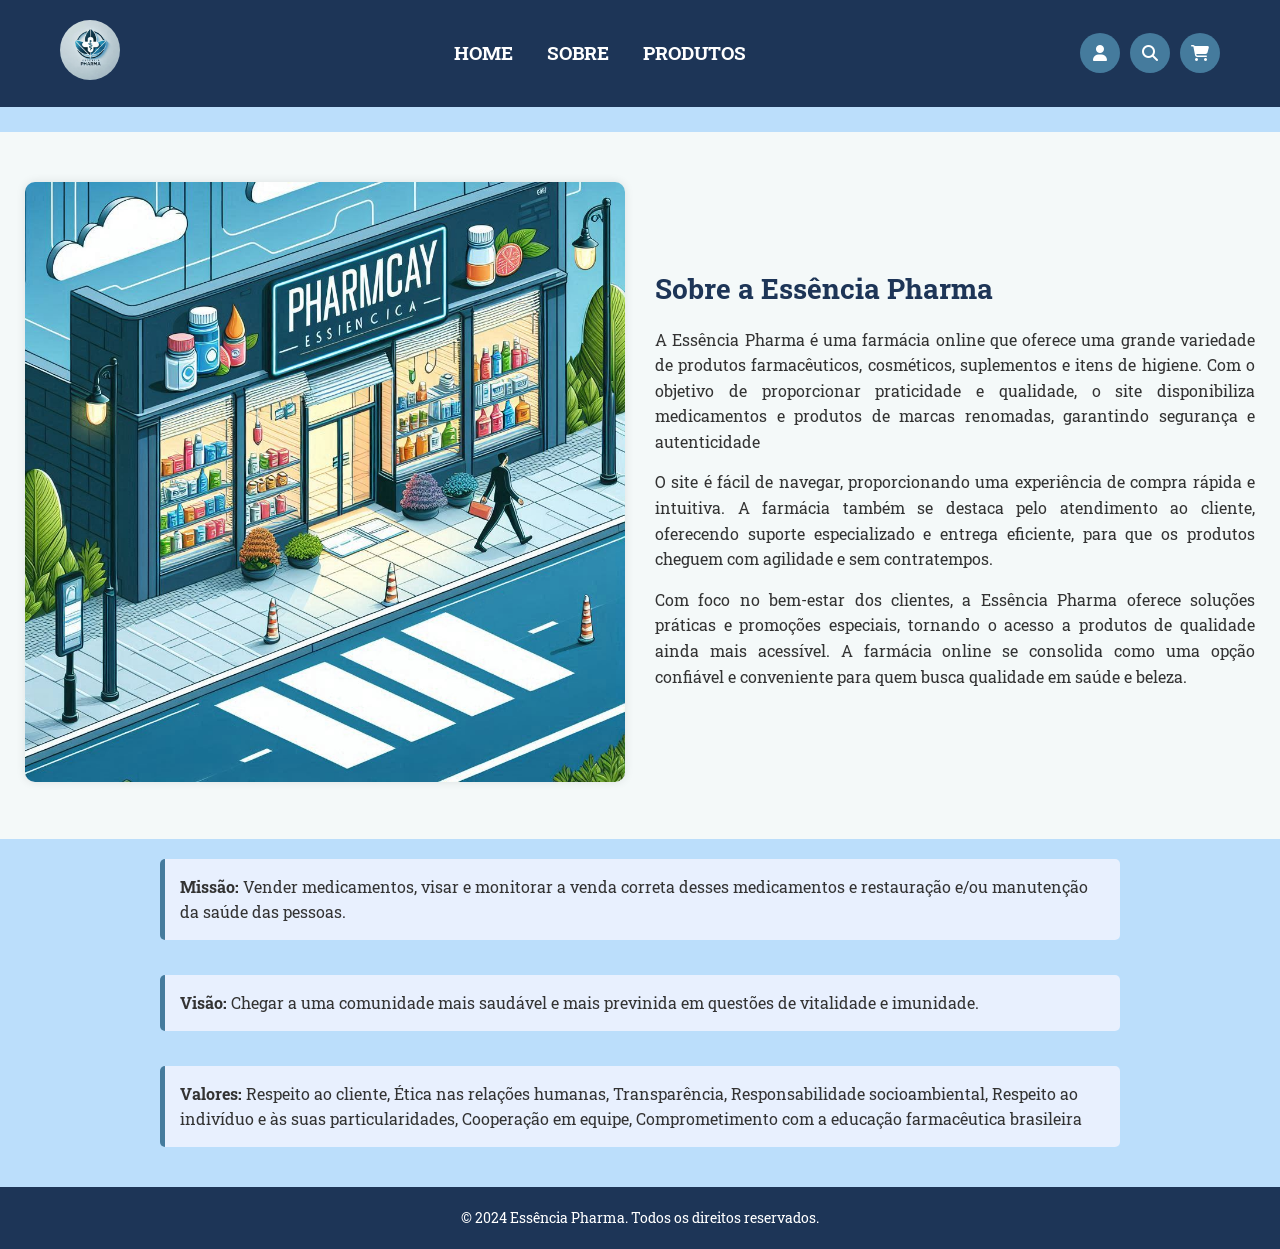
<file: sobre.html>
<!DOCTYPE html>
<html lang="pt-br">

<head>
    <meta charset="UTF-8">
    <meta name="viewport" content="width=device-width, initial-scale=1.0">
    <title>Sobre</title>
    <link rel="stylesheet" href="css/sobre.css" type="text/css">
    <link href="https://fonts.googleapis.com/css2?family=Roboto+Slab:wght@100..900&display=swap" rel="stylesheet">
    <link rel="stylesheet" href="https://cdnjs.cloudflare.com/ajax/libs/font-awesome/6.5.0/css/all.min.css">
</head>

<body><!--HEADER/CABEÇALHO-->
    <!--TAG NAV: usada qdo queremos navegar dentro do SITE-->
    <header class="header">
        <div>
            <a href="index.html" class="logo">
                <img src="img/Logo.jpg" alt="">
            </a>
        </div>
        <!--TAG NAV: usada qdo queremos navegar dentro do SITE-->
        <nav class="menu">
            <div class="hover">
                <p>
                    <a href="index.html" title="Página Inicial">HOME</a>
                    <a href="sobre.html" title="Sobre">SOBRE</a>
                    <a href="produtos.html" title="Produtos">PRODUTOS</a>
                </p>
            </div>
            </div>
        </nav>

        <!-- ÍCONE DA HEADER -->
        <div class="icons">
            <a class="social" href="cadastro.html" title="Login"><i class="fas fa-user"></i></a>
            <a class="social" href="pesquisa.html" title="Buscar"><i class="fas fa-search"></i></a>
            <a class="social" href="carrinho.html" title="Carrinho"><i class="fas fa-shopping-cart"></i></a>
        </div>
    </header>
    <br>
    <!-- ABOUT/SOBRE-->
    <section class="about" id="about">
        <div class="row">
            <div class="image">
                <img src="img/fundosobre.jpeg" alt="farmácia">
            </div>

            <div class="content">
                <h3>Sobre a Essência Pharma</h3>

                <p>A Essência Pharma é uma farmácia online que oferece uma grande variedade de produtos farmacêuticos,
                    cosméticos, suplementos e itens de higiene. Com o objetivo de proporcionar praticidade e qualidade,
                    o site disponibiliza medicamentos e produtos de marcas renomadas, garantindo segurança e
                    autenticidade</p>

                <p>O site é fácil de navegar, proporcionando uma experiência de compra rápida e intuitiva. A farmácia
                    também se destaca pelo atendimento ao cliente, oferecendo suporte especializado e entrega eficiente,
                    para que os produtos cheguem com agilidade e sem contratempos.</p>

                <p>Com foco no bem-estar dos clientes, a Essência Pharma oferece soluções práticas e promoções
                    especiais, tornando o acesso a produtos de qualidade ainda mais acessível. A farmácia online se
                    consolida como uma opção confiável e conveniente para quem busca qualidade em saúde e beleza.</p>

            </div>
        </div>
    </section>

    </div>

    <div class="text">
        <p class="words"> <b>Missão:</b> Vender medicamentos, visar e monitorar a venda correta desses medicamentos e
            restauração
            e/ou manutenção da saúde das pessoas.</p>
    </div>
    </div>

    <div class="text">
        <p class="words"> <b>Visão:</b> Chegar a uma comunidade mais saudável e mais previnida em questões de vitalidade
            e imunidade.</p>
    </div>
    </div>

    <div class="text">

        <p class="words"> <b>Valores:</b> Respeito ao cliente, Ética nas relações humanas, Transparência,
            Responsabilidade
            socioambiental, Respeito ao indivíduo e às suas particularidades, Cooperação em equipe,
            Comprometimento com a educação farmacêutica brasileira</p>
    </div>
    </div>

    <footer class="footer">
        <p class="copy">&copy; 2024 Essência Pharma. Todos os direitos reservados.</p>
    </footer>
</body>

</html>
</file>
<file: css/style.css>
/* Importação da fonte */
@import url('https://fonts.googleapis.com/css2?family=Roboto+Slab:wght@300;500;700&display=swap');

/* Reset básico */
* {
    margin: 0;
    padding: 0;
    box-sizing: border-box;
}

body {
    font-family: 'Roboto Slab', serif;
    background-color: #f4f9f9;
    color: #333;
    line-height: 1.6;
}

/* Header */
.header {
    background-color: #1d3557;
    padding: 20px;
    display: flex;
    justify-content: space-between;
    align-items: center;
    flex-wrap: wrap;
}

.logo img {
    height: 60px;
    border-radius: 50px;
    margin-left: 40px;
    /*Afasta o elemento da esquerda*/
}

.menu p a {
    font-size: 1.2rem;
    color: white;
    text-decoration: none;
    margin: 0 15px;
    font-weight: bold;
    transition: color 0.3s ease;
}

.menu p a:hover {
    color: #a8dadc;
}

.icons {
    display: flex;
    gap: 10px;
    margin-right: 40px;
}

.social {
    background-color: #457b9d;
    /* Cor de fundo */
    color: white;
    /* Cor do ícone */
    padding: 10px;
    border-radius: 50%;
    /* Deixa o fundo redondo */
    display: flex;
    align-items: center;
    justify-content: center;
    width: 40px;
    height: 40px;
    text-decoration: none;
    transition: background-color 0.3s ease;
}

.social:hover {
    background-color: #1d3557;
    /* Cor ao passar o mouse */
}

/* BANNER */
#banner {
    background-image: url('../img/bannerfarmácia.jpg');
    background-size: cover;
    background-position: center;
    background-attachment: fixed;
    /* aqui é o que fixa a imagem */
    height: 400px;
    position: relative;
    display: flex;
    align-items: center;
    justify-content: center;
    overflow: hidden;
}

#banner .overlay {
    position: absolute;
    top: 0;
    left: 0;
    width: 100%;
    height: 100%;
    background-color: rgba(0, 0, 0, 0.4);
    /* ← controla a escuridão */
    z-index: 1;
}

.banner-texto {
    background-color: rgba(0, 47, 108, 0.7);
    color: white;
    padding: 30px 40px;
    text-align: center;
    border-radius: 10px;
    z-index: 2;
    position: relative;
}

#banner h2 {
    font-size: 2.5rem;
    margin-bottom: 10px;
}

#banner p {
    font-size: 1.2rem;
}

/* PRODUTOS MAIS COMPRADOS */
#produtos {
    background-color: #e3f2fd;
    /* azul bem claro */
    padding: 60px 20px;
}

#produtos h2 {
    text-align: center;
    font-size: 2rem;
    margin-bottom: 40px;
    color: #002f6c;
}

.super-oferta {
    background-color: #ffe5e5;
    color: #e60000;
    font-weight: bold;
    padding: 4px 8px;
    font-size: 12px;
    border-radius: 4px;
    display: inline-block;
    margin-bottom: 8px;
}

.produto-card {
    background-color: white;
    border: 1px solid #90caf9;
    border-radius: 10px;
    padding: 16px;
    width: 200px;
    text-align: center;
    box-shadow: 0 4px 8px rgba(0, 0, 0, 0.1);
    transition: transform 0.3s ease;
    display: flex;
    flex-direction: column;
    justify-content: space-between;
}


.produtos-container {
    display: flex;
    flex-wrap: wrap;
    /* permite que quebre linha em telas pequenas */
    justify-content: center;
    /* centraliza os cards */
    gap: 30px;
    /* espaço entre os cards */
}

.avaliacao {
    color: #ffaa00;
    font-size: 14px;
    margin-bottom: 10px;
}

.preco {
    margin-top: 10px;
    margin-bottom: 10px;
}

.desconto {
    color: red;
    font-weight: bold;
    font-size: 14px;
    display: block;
}

.preco-atual {
    font-size: 18px;
    color: #0077cc;
    font-weight: bold;
    display: block;
}

.preco-antigo {
    text-decoration: line-through;
    color: #999;
    font-size: 14px;
    display: block;
}

.botao-comprar {
    background-color: #0077cc;
    color: white;
    width: 40px;
    height: 40px;
    border-radius: 50%;
    display: flex;
    justify-content: center;
    align-items: center;
    font-size: 20px;
    margin: 10px auto 0;
    /* centraliza horizontalmente */
    cursor: pointer;
    transition: background-color 0.3s ease;
}

.botao-comprar:hover {
    background-color: #005fa3;
}

/*ICONES PARA SEREM APENAS VISTOS*/
.features {
    display: flex;
    margin-top: 50px;
    flex-wrap: wrap;
    justify-content: center;
    gap: 30px 60px;
    /* Espaçamento entre ícones */
    padding: 20px;
    background-color: #e3f2fd;
    /* Cor de fundo da barra */
}

.feature-item a {
    text-decoration: none;
    color: #1d3557;
    /* Cor do texto e ícone */
    text-align: center;
    display: flex;
    flex-direction: column;
    align-items: center;
    transition: color 0.3s;
}

.feature-item a:hover {
    color: #457b9d;
}

.feature-item i {
    font-size: 32px;
    margin-bottom: 8px;
    color: inherit;
}

.feature-item span {
    font-size: 14px;
    line-height: 1.3;
}

/* FAQ */
#faq {
    padding: 60px 20px;
    max-width: 1000px;
    margin: auto;
}

#faq h2 {
    text-align: center;
    font-size: 2rem;
    color: #002f6c;
    margin-bottom: 30px;
}

#faq h3 {
    margin-top: 20px;
    color: #00509d;
}

#faq p {
    margin-bottom: 15px;
}

/* SERVIÇOS */
#servicos-principais {
    background-color: #bbdefb;
    padding: 60px 20px;
}

#servicos-principais h2 {
    text-align: center;
    color: #002f6c;
    font-size: 2rem;
    margin-bottom: 40px;
}

.container {
    display: flex;
    flex-wrap: wrap;
    justify-content: center;
    gap: 30px;
}

.servico {
    background-color: white;
    border: 1px solid #64b5f6;
    border-radius: 10px;
    padding: 25px 20px;
    width: 260px;
    box-shadow: 0 4px 10px rgba(0, 0, 0, 0.08);
    text-align: center;
    transition: transform 0.3s ease;
}

.servico:hover {
    transform: translateY(-5px);
}

.servico h3 {
    color: #002f6c;
    margin-bottom: 10px;
}

.servico p {
    font-size: 0.95rem;
    margin-bottom: 20px;
}

.btn {
    display: inline-block;
    background-color: #002f6c;
    color: white;
    padding: 10px 20px;
    text-decoration: none;
    border-radius: 6px;
    transition: background-color 0.3s ease;
    font-weight: bold;
}

.btn:hover {
    background-color: #00509d;
}

/* OFERTAS NO EMAIL */

.newsletter-container {
    background-color: #ffffff;
    /* azul claro */
    color: #1d3557;
    padding: 60px;
    display: flex;
    justify-content: center;
    align-items: center;
    gap: 15px;
    width: 100%;
    box-sizing: border-box;
    font-family: 'Roboto Slab', serif;
}

.newsletter-container h2 {
    margin: 0;
    font-size: 1.5rem;
    white-space: nowrap;
}

.newsletter-form {
    display: flex;
    gap: 10px;
}

.newsletter-form input[type="email"] {
    padding: 8px 12px;
    border: 1px solid #ccc;
    border-radius: 4px;
    font-size: 1rem;
    width: 250px;
}

.newsletter-form button {
    background-color: #1d3557;
    color: white;
    border: none;
    padding: 8px 16px;
    border-radius: 4px;
    cursor: pointer;
}

.newsletter-form button:hover {
    background-color: #1d3557;
}

/* Responsivo */
@media (max-width: 500px) {
    .newsletter-container {
        flex-direction: column;
        text-align: center;
    }

    .newsletter-container h2 {
        margin-bottom: 10px;
        white-space: normal;
    }

    .newsletter-form {
        flex-direction: column;
    }

    .newsletter-form input[type="email"],
    .newsletter-form button {
        width: 100%;
    }
}


/* FOOTER */
footer {
    background-color: #1d3557;
    color: white;
    padding: 40px 20px;
    text-align: center;
}

footer h2,
footer h3 {
    color: #90caf9;
    margin-bottom: 15px;
}

footer p,
footer a {
    color: #e3f2fd;
    margin: 5px 0;
    text-decoration: none;
}

footer a:hover {
    color: #ffffff;
}

footer i {
    margin: 0 5px;
    font-size: 1.2rem;
}

/* RESPONSIVO */
@media (max-width: 768px) {
    header h1 {
        font-size: 1.8rem;
    }

    nav a {
        display: block;
        margin: 10px 0;
    }

    .produtos-container,
    .container {
        flex-direction: column;
        align-items: center;
    }

    .produto-card,
    .servico {
        width: 90%;
        max-width: 400px;
    }

    #banner {
        height: auto;
        padding: 60px 20px;
    }

    .banner-texto {
        padding: 20px;
    }


    .icones {
        display: flex;
        flex-direction: column;
        align-items: center;
        margin-top: 40px;
        gap: 20px;
    }

    .opcao {
        display: flex;
        align-items: center;
        text-decoration: none;
        color: #333;
        background-color: #f9f9f9;
        padding: 15px 20px;
        border-radius: 8px;
        width: 100%;
        max-width: 500px;
        box-shadow: 0 2px 8px rgba(0, 0, 0, 0.06);
        transition: transform 0.2s, background-color 0.2s;
    }

    .opcao:hover {
        transform: translateY(-2px);
        background-color: #eef5ff;
    }

    .opcao i {
        font-size: 36px;
        color: #007bff;
        margin-right: 16px;
        min-width: 40px;
        text-align: center;
    }

    .texto {
        display: flex;
        flex-direction: column;
    }

    .texto strong {
        font-size: 1.2rem;
        margin-bottom: 4px;
    }

    .texto span {
        font-size: 0.95rem;
        color: #666;
    }

    .icones {
        display: flex;
        flex-direction: column;
        align-items: center;
        margin-top: 40px;
        gap: 20px;
    }

    .opcao {
        display: flex;
        align-items: center;
        text-decoration: none;
        color: #333;
        background-color: #f9f9f9;
        padding: 15px 20px;
        border-radius: 8px;
        width: 100%;
        max-width: 500px;
        box-shadow: 0 2px 8px rgba(0, 0, 0, 0.06);
        transition: transform 0.2s, background-color 0.2s;
    }

    .opcao:hover {
        transform: translateY(-2px);
        background-color: #eef5ff;
    }

    .opcao i {
        font-size: 36px;
        color: #007bff;
        margin-right: 16px;
        min-width: 40px;
        text-align: center;
    }

    .texto {
        display: flex;
        flex-direction: column;
    }

    .texto strong {
        font-size: 1.2rem;
        margin-bottom: 4px;
    }

    .texto span {
        font-size: 0.95rem;
        color: #666;
    }
}
</file>
<file: css/cadastro.css>
* {
    margin: 0;
    padding: 0;
    box-sizing: border-box;
}

body {
    font-family: 'Roboto Slab', serif;
    background-color: #002147;
    /* Azul escuro de fundo */
    display: flex;
    justify-content: center;
    align-items: center;
    min-height: 100vh;
    padding: 20px;
}

/* Container principal */
.login-container {
    background-color: #fff;
    border-radius: 16px;
    max-width: 1000px;
    width: 100%;
    display: flex;
    overflow: hidden;
    box-shadow: 0 10px 30px rgba(0, 0, 0, 0.15);
}

/* Lado esquerdo - Formulário */
.login-esquerda {
    flex: 1;
    padding: 40px 30px;
    display: flex;
    flex-direction: column;
    justify-content: center;
    background-color: #fff;
}

/* Lado direito - Imagem */
.login-direita {
    flex: 1;
    background-color: #fff;
    display: flex;
    align-items: center;
    justify-content: center;
    padding: 30px;
}

.login-direita img {
    max-width: 90%;
    height: auto;
    border-radius: 80px;
}

/* Abas Entrar / Cadastrar */
.tabs {
    display: flex;
    margin-bottom: 30px;
    border: 2px solid #0057b8;
    border-radius: 999px;
    overflow: hidden;
    width: 100%;
}

.tabs button {
    flex: 1;
    padding: 12px 20px;
    border: none;
    background-color: transparent;
    color: #0057b8;
    font-weight: bold;
    cursor: pointer;
    font-size: 15px;
    transition: background-color 0.3s ease;
}

.tabs .active {
    background-color: #0057b8;
    color: #fff;
}

/* Campos de formulário */
.form-group {
    margin-bottom: 20px;
}

.form-group label {
    font-weight: 600;
    font-size: 14px;
    margin-bottom: 5px;
    display: block;
}

.form-group input {
    width: 100%;
    padding: 12px 15px;
    border-radius: 999px;
    border: 1px solid #ccc;
    font-size: 14px;
}

/* Link de esquecimento de senha */
.forgot-password {
    font-size: 13px;
    color: #0057b8;
    text-decoration: none;
    margin-bottom: 20px;
    display: inline-block;
}

/* Botões */
.btn {
    width: 100%;
    padding: 12px;
    border: none;
    border-radius: 999px;
    font-size: 16px;
    font-weight: bold;
    cursor: pointer;
    margin-bottom: 20px;
}

.btn-primary {
    background-color: #e7e7e7;
    color: #333;
}

.btn-google {
    background-color: #fff;
    border: 1px solid #ccc;
    display: flex;
    align-items: center;
    justify-content: center;
    gap: 10px;
    color: #333;
}

.btn-google i {
    color: #db4437;
    font-size: 18px;
}

/* Linha divisória com “ou” */
.divider {
    text-align: center;
    margin: 20px 0;
    color: #999;
    font-size: 14px;
    position: relative;
}

.divider::before,
.divider::after {
    content: "";
    height: 1px;
    width: 40%;
    background: #ccc;
    position: absolute;
    top: 50%;
}

.divider::before {
    left: 0;
}

.divider::after {
    right: 0;
}

/* Esconde os formulários que não estão ativos */
.form {
    display: none;
}

.form.active {
    display: block;
}

/* Responsivo */
@media (max-width: 768px) {
    .login-container {
        flex-direction: column;
    }

    .login-direita {
        display: none;
    }

    .login-esquerda {
        padding: 30px 20px;
    }
}
</file>
<file: css/carrinho.css>
/* ÁREA DO CARRINHO - Estilo isolado */

/* Título */
#carrinho-container~h1,
.carrinho-titulo {
    text-align: center;
    font-size: 2.5rem;
    margin: 40px 0 30px;
    color: #14316B;
}

h1 {
    text-align: center;
    font-size: 2.5rem;
    margin: 40px 0 30px;
    color: #14316B;
    /* azul escuro elegante */
}

/* Container dos itens */
#carrinho-container {
    max-width: 1000px;
    margin: 0 auto;
    padding: 0 15px;
}

/* Item do carrinho */
.item-carrinho {
    display: flex;
    flex-wrap: wrap;
    gap: 15px;
    background-color: #ffffff;
    padding: 20px;
    border-radius: 12px;
    box-shadow: 0 2px 8px rgba(0, 0, 0, 0.05);
    margin-bottom: 20px;
    align-items: center;
}

.item-carrinho img {
    width: 80px;
    height: 80px;
    object-fit: contain;
    border-radius: 8px;
    border: 1px solid #ddd;
}

.item-carrinho div {
    flex: 1;
    min-width: 200px;
}

.item-carrinho strong {
    font-size: 1.1rem;
    color: #444;
}

.item-carrinho small {
    display: block;
    margin: 6px 0;
    color: #666;
}

.item-carrinho input[type="number"] {
    width: 60px;
    padding: 6px;
    margin-left: 8px;
    font-size: 1rem;
    border: 1px solid #ccc;
    border-radius: 6px;
}

.item-carrinho p {
    margin-top: 10px;
    font-weight: bold;
    color: #2e8b57;
}

.item-carrinho button {
    padding: 8px 12px;
    background-color: #14316B;
    color: white;
    border: none;
    border-radius: 6px;
    cursor: pointer;
    transition: background-color 0.3s;
}

.item-carrinho button:hover {
    background-color: #0d244f;
}

/* Subtotal */
#subtotal-container {
    max-width: 1000px;
    margin: 0 auto 20px;
    padding: 15px 20px;
    background-color: #fff;
    border-radius: 12px;
    box-shadow: 0 2px 8px rgba(0, 0, 0, 0.05);
    font-size: 1.2rem;
    text-align: right;
    color: #333;
}

/* Botões de ação */
.acoes {
    text-align: center;
    margin-top: 30px;
}

.acoes button {
    padding: 12px 24px;
    margin: 10px;
    font-size: 1rem;
    border: none;
    border-radius: 25px;
    cursor: pointer;
    transition: all 0.3s ease;
}

.acoes button:first-child {
    background-color: #14316B;
    color: white;
}

.acoes button:first-child:hover {
    background-color: #0d244f;
}

.acoes button:last-child {
    background-color: transparent;
    border: 2px solid #14316B;
    color: #14316B;
}

.acoes button:last-child:hover {
    background-color: #14316B;
    color: white;
}

/* Responsividade */
@media (max-width: 768px) {
    .item-carrinho {
        flex-direction: column;
        align-items: flex-start;
    }

    .item-carrinho img {
        margin-bottom: 10px;
    }

    #subtotal-container {
        text-align: center;
    }


}
</file>
<file: css/pesquisa.css>
/* Importação da fonte */
@import url('https://fonts.googleapis.com/css2?family=Roboto+Slab:wght@300;500;700&display=swap');

/* Reset básico */
* {
    margin: 0;
    padding: 0;
    box-sizing: border-box;
}

body {
    font-family: 'Roboto Slab', serif;
    background-color: #f4f9f9;
    color: #333;
    line-height: 1.6;
}

/* Header */
.header {
    background-color: #1d3557;
    padding: 20px;
    display: flex;
    justify-content: space-between;
    align-items: center;
    flex-wrap: wrap;
}

.logo img {
    height: 60px;
    border-radius: 50px;
    margin-left: 40px;
    /*Afasta o elemento da esquerda*/
}

.menu p a {
    font-size: 1.2rem;
    color: white;
    text-decoration: none;
    margin: 0 15px;
    font-weight: bold;
    transition: color 0.3s ease;
}

.menu p a:hover {
    color: #a8dadc;
}

.icons {
    display: flex;
    gap: 10px;
    margin-right: 40px;
}

.social {
    background-color: #457b9d;
    /* Cor de fundo */
    color: white;
    /* Cor do ícone */
    padding: 10px;
    border-radius: 50%;
    /* Deixa o fundo redondo */
    display: flex;
    align-items: center;
    justify-content: center;
    width: 40px;
    height: 40px;
    text-decoration: none;
    transition: background-color 0.3s ease;
}

.social:hover {
    background-color: #1d3557;
    /* Cor ao passar o mouse */
}

/* Container da seção de pesquisa */
.search-section {
    display: flex;
    flex-direction: column;
    align-items: center;
    justify-content: center;
    margin-top: 50px;
    text-align: center;
}

/* Título centralizado */
.search-section h1 {
    font-size: 24px;
    margin-bottom: 20px;
}

/* Barra de pesquisa centralizada e arredondada */
#campo-pesquisa {
    width: 60%;
    max-width: 500px;
    padding: 12px 20px;
    font-size: 16px;
    border-radius: 50px;
    border: 1px solid #ccc;
    outline: none;
    transition: all 0.3s ease;
}

#campo-pesquisa:focus {
    border-color: #1d3557;
    box-shadow: 0 0 8px rgba(29, 53, 87, 0.3);
}

/* Resultados (se tiver) */
#resultados {
    margin-top: 20px;
}

/* Rodapé fixado no fundo */
.footer {
    background-color: #1d3557;
    color: white;
    text-align: center;
    padding: 20px;
    position: fixed;
    bottom: 0;
    width: 100%;
}

.copy {
    font-size: 14px;
}



/* Rodapé */
.footer {
    background-color: #1d3557;
    color: white;
    text-align: center;
    padding: 20px;
    margin-top: 40px;
}

.copy {
    font-size: 14px;
}

/* Responsivo */
@media (max-width: 768px) {
    .row {
        flex-direction: column;
        text-align: center;
    }

    .menu {
        margin-top: 15px;
    }

    .content,
    .text {
        padding: 0 10px;
    }
}
</file>
<file: css/produto.css>
/*INÌCIO DO CABEÇALHO*/
@import url('https://fonts.googleapis.com/css2?family=Roboto+Slab:wght@300;500;700&display=swap');

/* Reset básico */
* {
    margin: 0;
    padding: 0;
    box-sizing: border-box;
}

body {
    font-family: 'Roboto Slab', serif;
    background-color: #f4f9f9;
    color: #333;
    line-height: 1.6;
}

/* Header */
.header {
    background-color: #1d3557;
    padding: 20px;
    display: flex;
    justify-content: space-between;
    align-items: center;
    flex-wrap: wrap;
}

.logo img {
    height: 60px;
    border-radius: 50px;
    margin-left: 40px;
    /*Afasta o elemento da esquerda*/
}

.menu p a {
    font-size: 1.2rem;
    color: white;
    text-decoration: none;
    margin: 0 15px;
    font-weight: bold;
    transition: color 0.3s ease;
}

.menu p a:hover {
    color: #a8dadc;
}

.icons {
    display: flex;
    gap: 10px;
    margin-right: 40px;
}

.social {
    background-color: #457b9d;
    /* Cor de fundo */
    color: white;
    /* Cor do ícone */
    padding: 10px;
    border-radius: 50%;
    /* Deixa o fundo redondo */
    display: flex;
    align-items: center;
    justify-content: center;
    width: 40px;
    height: 40px;
    text-decoration: none;
    transition: background-color 0.3s ease;
}

.social:hover {
    background-color: #1d3557;
    /* Cor ao passar o mouse */
}

/*FIM DO CABEÇALHO*/


/* fim do css sobre */
:root {
    --primary-color: #14316B;
    --secondary-color: #41a0ee;
    --light-blue: #a8dcf5;
    --dark-gray: #555;
    --gray: #777;
    --scrollbar-bg: #f1f1f1;
    --scrollbar-thumb: #888;
    --scrollbar-thumb-hover: #555;
    --border-radius: 8px;
    --transition-speed: 0.3s;
}

/* FIM DO CABEÇALHO */

/* TÍTULOS */
.titulo {
    text-align: center;
    font-size: 1.2rem;
    margin: 1rem 0;
    /* Adicionado espaçamento vertical */
}

.banner h1 {
    color: var(--primary-color);
    text-align: center;
    padding: 1rem 0;
    margin: 0;
}

p,
div {
    text-align: center;
}


/* CONTAINER DE PRODUTOS */
/* Aqui adicionei padding vertical (top e bottom) e horizontal (left e right) */
.container {
    display: grid;
    grid-template-columns: repeat(auto-fit, minmax(250px, 1fr));
    gap: 20px;
    padding: 40px 20px;
    /* vertical: 40px, horizontal: 20px */
    justify-items: center;
    max-width: 1200px;
    /* para centralizar e limitar largura */
    margin: 0 auto;
    /* centraliza horizontalmente */
}

/* CARTÕES DE PRODUTO */
.product-card {
    background-color: #fff;
    border: 1px solid #ddd;
    border-radius: var(--border-radius);
    padding: 15px;
    padding-bottom: 25px;
    /* <-- aqui dá mais espaço dentro do card */
    box-shadow: 0 2px 5px rgba(255, 28, 28, 0.1);
    width: 100%;
    max-width: 250px;
    text-align: center;
    display: flex;
    flex-direction: column;
    gap: 10px;
}

.product-card:hover {
    box-shadow: 0 5px 15px rgba(20, 49, 107, 0.3);
}

.product-card img {
    width: 100%;
    height: auto;
    border-radius: var(--border-radius);
    object-fit: cover;
}

.produ-name {
    font-size: 1.125rem;
    /* 18px */
    font-weight: 700;
    margin: 0;
}

.descrição {
    font-size: 0.875rem;
    /* 14px */
    color: var(--gray);
    margin: 0 0 10px;
    flex-grow: 1;
}

/* BOTÃO ADICIONAR AO CARRINHO */
button {
    background-color: #9cd2ff;
    /* Azul moderno */
    color: white;
    border: none;
    padding: 12px 20px;
    font-size: 16px;
    font-weight: 600;
    border-radius: 8px;
    cursor: pointer;
    transition: all 0.3s ease;
}

a {
    text-decoration: none;
}

button:hover {
    background-color: #62b7fd;
    /* Azul mais escuro no hover */
    box-shadow: 0 6px 14px rgba(61, 151, 255, 0.4);
    transform: translateY(-2px);
}

button:active {
    transform: translateY(1px);
    box-shadow: 0 3px 6px rgba(0, 86, 179, 0.4);
}


/* BARRA DE ROLAGEM PERSONALIZADA */
::-webkit-scrollbar {
    width: 12px;
    height: 12px;
}

::-webkit-scrollbar-track {
    background-color: var(--scrollbar-bg);
    border-radius: 10px;
}

::-webkit-scrollbar-thumb {
    background-color: var(--scrollbar-thumb);
    border-radius: 10px;
    border: 3px solid var(--scrollbar-bg);
}

::-webkit-scrollbar-thumb:hover {
    background-color: var(--scrollbar-thumb-hover);
}

.footer {
    background-color: #1d3557;
    color: white;
    text-align: center;
    padding: 20px;
    margin-top: 40px;

    /* ESSENCIAIS */
    width: 100%;
    /* ocupar a tela inteira */
    position: relative;
    /* garante que não fique preso em containers */
    left: 0;
    right: 0;
    clear: both;
    /* evita ficar grudado em grids */
}


/* Responsivo */
@media (max-width: 768px) {
    .row {
        flex-direction: column;
        text-align: center;
    }

    .menu {
        margin-top: 15px;
    }

    .content,
    .text {
        padding: 0 10px;
    }
}

/* fim do produtos.css */
</file>
<file: css/sobre.css>
/* Importação da fonte */
@import url('https://fonts.googleapis.com/css2?family=Roboto+Slab:wght@300;500;700&display=swap');

/* Reset básico */
* {
    margin: 0;
    padding: 0;
    box-sizing: border-box;
}

body {
    font-family: 'Roboto Slab', serif;
    background-color: #bbdefb;
    color: #333;
    line-height: 1.6;
}

/* Header */
.header {
    background-color: #1d3557;
    padding: 20px;
    display: flex;
    justify-content: space-between;
    align-items: center;
    flex-wrap: wrap;
}

.logo img {
    height: 60px;
    border-radius: 50px;
    margin-left: 40px;
    /*Afasta o elemento da esquerda*/
}

.menu p a {
    font-size: 1.2rem;
    color: white;
    text-decoration: none;
    margin: 0 15px;
    font-weight: bold;
    transition: color 0.3s ease;
}

.menu p a:hover {
    color: #a8dadc;
}

.icons {
    display: flex;
    gap: 10px;
    margin-right: 40px;
}

.social {
    background-color: #457b9d;
    /* Cor de fundo */
    color: white;
    /* Cor do ícone */
    padding: 10px;
    border-radius: 50%;
    /* Deixa o fundo redondo */
    display: flex;
    align-items: center;
    justify-content: center;
    width: 40px;
    height: 40px;
    text-decoration: none;
    transition: background-color 0.3s ease;
}

.social:hover {
    background-color: #1d3557;
    /* Cor ao passar o mouse */
}

/*ATÉ AQUI VAI SER PADRÃO PARA TODAS AS PÁGINAS*/


/*SEÇÃO PARA A "SOBRE A ESSENCIA PHARMA"*/
.about {
    padding: 50px 20px;
    background-color: #f4f9f9;
}

/*ESTILIZAÇÃO DA IMAGEM E DO TEXTO*/
.row {
    display: flex;
    flex-wrap: wrap;
    gap: 30px;
    align-items: center;
    justify-content: center;
}


/*max-width: 400px; → Define que a imagem nunca vai passar de 400px de largura.

width: 100%; → Permite que ela ainda seja responsiva em telas pequenas.

height: auto; → Mantém a proporção da imagem.*/

.image img {
    max-width: 600px;
    /* ou 300px se quiser menor */
    width: 100%;
    height: auto;
    border-radius: 10px;
    box-shadow: 0 0 10px rgba(0, 0, 0, 0.1);
}

.content {
    max-width: 600px;
}

.content h3 {
    font-size: 28px;
    color: #1d3557;
    margin-bottom: 15px;
}

.content p {
    font-size: 16px;
    margin-bottom: 15px;
    text-align: justify;
}

/* Missão, Visão e Valores */
.text {
    padding: 20px 20px 0 20px;
    max-width: 1000px;
    margin: 0 auto;
}

.words {
    font-size: 16px;
    margin-bottom: 15px;
    background-color: #e8f0fe;
    padding: 15px;
    border-left: 5px solid #457b9d;
    border-radius: 5px;
}

/* Rodapé */
.footer {
    background-color: #1d3557;
    color: white;
    text-align: center;
    padding: 20px;
    margin-top: 40px;
}

.copy {
    font-size: 14px;
}

/* Responsivo */
@media (max-width: 768px) {
    .row {
        flex-direction: column;
        text-align: center;
    }

    .menu {
        margin-top: 15px;
    }

    .content,
    .text {
        padding: 0 10px;
    }
}
</file>
